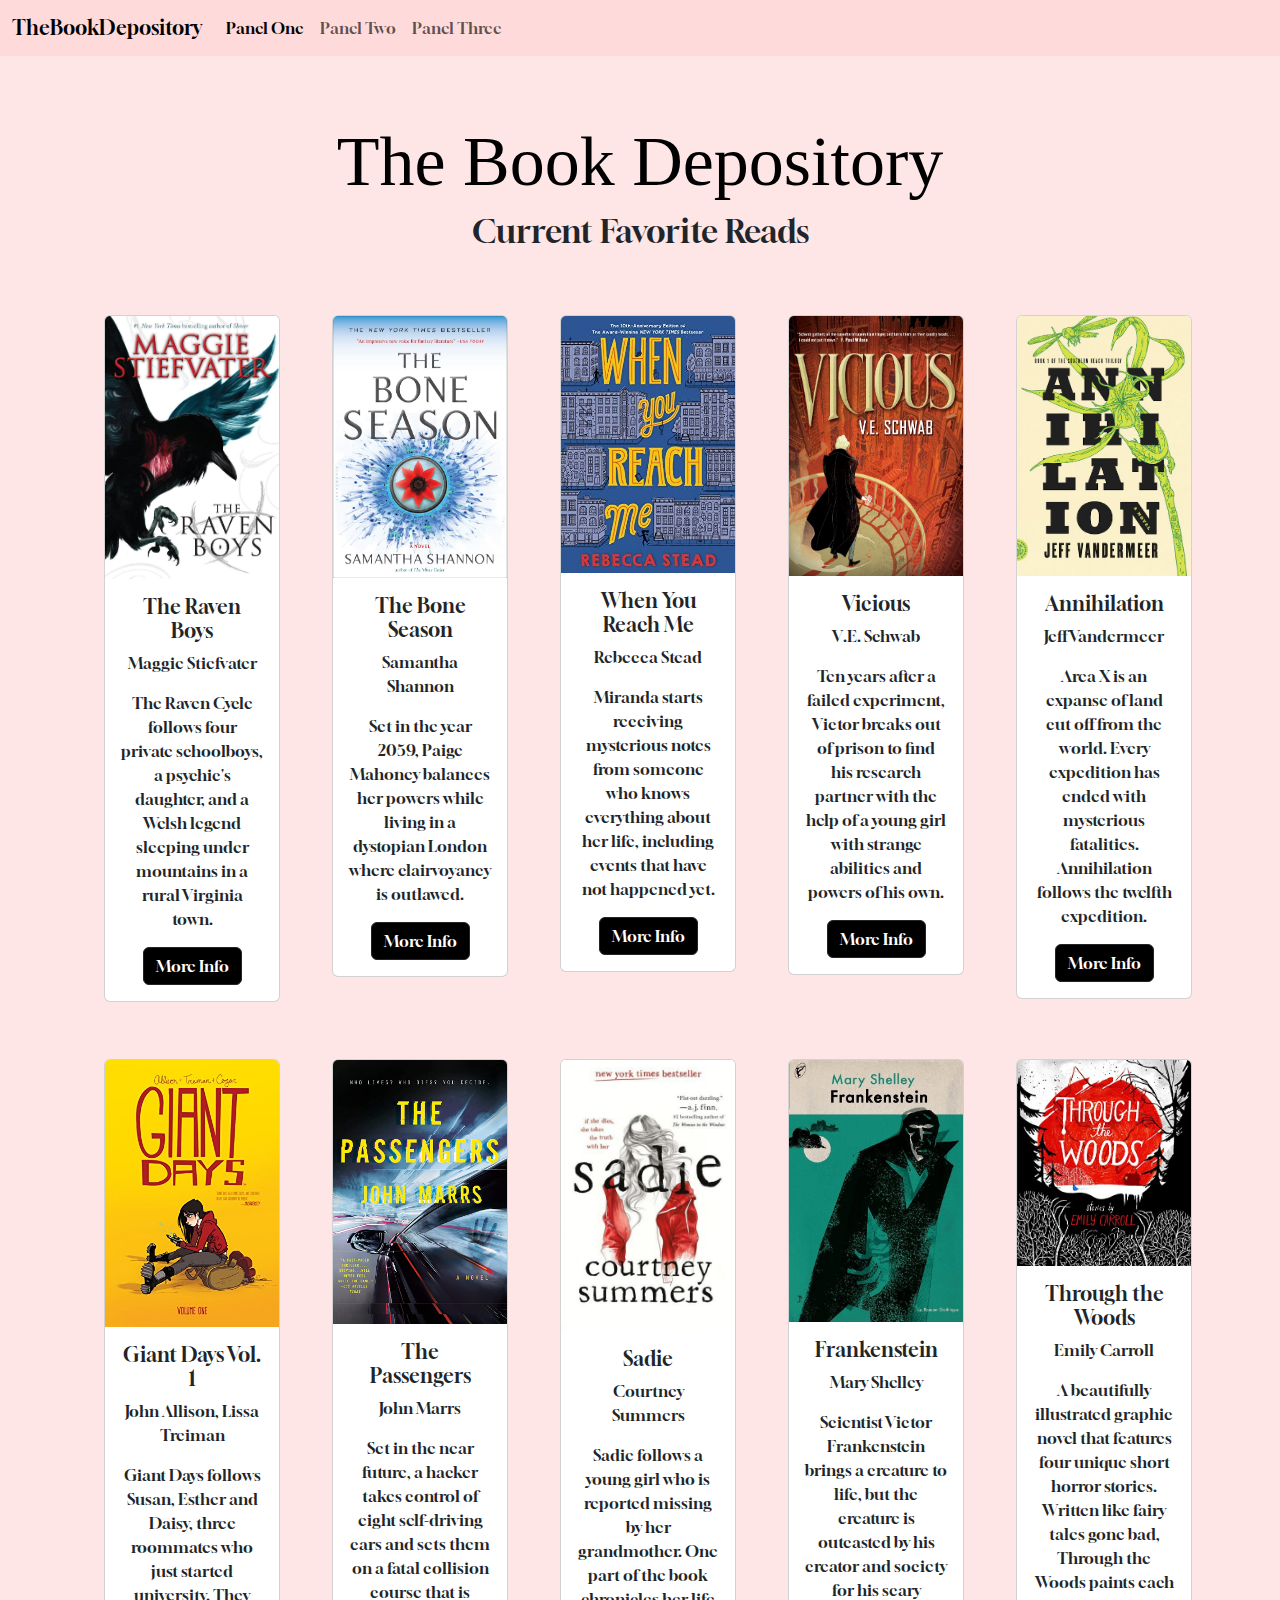
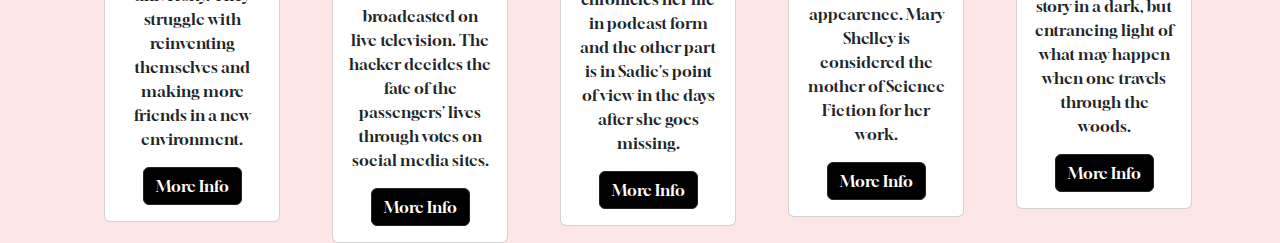
<file: panel-one/index.html>
<!DOCTYPE html>
<html lang="en">
<head>
    <meta charset="UTF-8">
    <meta name="viewport" content="width=device-width, initial-scale=1.0">
    <title>Panel One</title>
    <link rel="stylesheet" href="https://fonts.googleapis.com/css?family=Gloock">
    <link rel="stylesheet" href="css/bootstrap.css">
    <link rel="stylesheet" href="css/custom.css">
    <link href="assets/img/favbookicon.png" rel="icon">

</head>
<body>  
    
    <!--Navbar-->
<nav class="navbar navbar-expand-lg">
  <div class="container-fluid">
    <a class="navbar-brand" href="index.html">TheBookDepository</a>
    <button class="navbar-toggler" type="button" data-bs-toggle="collapse" data-bs-target="#navbarText" aria-controls="navbarText" aria-expanded="false" aria-label="Toggle navigation">
      <span class="navbar-toggler-icon"></span>
    </button>
    <div class="collapse navbar-collapse" id="navbarText">
      <ul class="navbar-nav me-auto mb-2 mb-lg-0">
        <li class="panel-one">
          <a class="nav-link active" aria-current="page" href="#">Panel One</a>
        </li>
        <li class="panel-two">
          <a class="nav-link" href="../panel-two/index.html">Panel Two</a>
        </li>
        <li class="panel-three">
          <a class="nav-link" href="../panel-three/index.html">Panel Three</a>
        </li>
      </ul>
    </div>
  </div>
</nav>

  <h1>The Book Depository</h1> 
  <h2>Current Favorite Reads</h2>
      
  <div class="container container-fluid text-center">
    <div class="row">
      <div class="col"> 
        <div class="card">  <!--Card element-->
          <img src="assets/img/ravenboys.jpg" class="card-img-top" alt="The Raven Boys">
            <div class="card-body">
              <h5 class="card-title">The Raven Boys</h5>
                <p>Maggie Stiefvater</p>  
                <p class="card-text">The Raven Cycle follows four private schoolboys, a psychic's daughter, and a Welsh legend sleeping under mountains in a rural Virginia town.</p>
                <a href="https://www.goodreads.com/book/show/17675462-the-raven-boys" class="btn btn-dark">More Info</a>
            </div>
        </div>
      </div>
          
      <div class="col">
        <div class="card">
          <img src="assets/img/boneseason.jpg" class="card-img-top" alt="The Bone Season">
            <div class="card-body">
              <h5 class="card-title">The Bone Season</h5>
                <p>Samantha Shannon</p>
                <p class="card-text">Set in the year 2059, Paige Mahoney balances her powers while living in a dystopian London where clairvoyancy is outlawed.</p>
                <a href="https://www.goodreads.com/book/show/17199504-the-bone-season" class="btn btn-dark">More Info</a>
            </div>
        </div>
      </div>
          
      <div class="col">
        <div class="card">
          <img src="assets/img/whenyoureachme.jpg" class="card-img-top kuromi-img" alt="When You Reach Me">
            <div class="card-body"> 
              <h5 class="card-title">When You Reach Me</h5>
                <p>Rebecca Stead</p>
                <p class="card-text">Miranda starts receiving mysterious notes from someone who knows everything about her life, including events that have not happened yet.</p>
                <a href="https://www.goodreads.com/book/show/5310515-when-you-reach-me" class="btn btn-dark">More Info</a>
            </div>
        </div>
      </div>

      <div class="col">
        <div class="card">
          <img src="assets/img/vicious.jpg" class="card-img-top" alt="Vicious">
            <div class="card-body"> 
              <h5 class="card-title">Vicious</h5>
                <p>V.E. Schwab</p>
                <p class="card-text">Ten years after a failed experiment, Victor breaks out of prison to find his research partner with the help of a young girl with strange abilities and powers of his own.</p>
                <a href="https://www.goodreads.com/book/show/40874032-vicious" class="btn btn-dark">More Info</a>
            </div>
        </div>
      </div>

      <div class="col">
        <div class="card">
          <img src="assets/img/annihilation.jpg" class="card-img-top" alt="Annihilation">
            <div class="card-body"> 
              <h5 class="card-title">Annihilation</h5>
                <p>Jeff Vandermeer</p>
                <p class="card-text">Area X is an expanse of land cut off from the world. Every expedition has ended with mysterious fatalities. Annihilation follows the twelfth expedition.</p>
                <a href="https://www.goodreads.com/book/show/17934530-annihilation" class="btn btn-dark">More Info</a>
            </div>
       </div>
      </div>

      <div class="col">
        <div class="card">
          <img src="assets/img/giantdays.jpg" class="card-img-top" alt="Giant Days">
            <div class="card-body"> 
              <h5 class="card-title">Giant Days Vol. 1</h5>
                <p>John Allison, Lissa Treiman</p>
                <p class="card-text">Giant Days follows Susan, Esther and Daisy, three roommates who just started university. They struggle with reinventing themselves and making more friends in a new environment.</p>
                <a href="https://www.goodreads.com/book/show/25785993-giant-days-vol-1" class="btn btn-dark">More Info</a>
            </div>
        </div>
      </div>

      <div class="col">
        <div class="card">
          <img src="assets/img/passengers.jpg" class="card-img-top" alt="The Passengers">
            <div class="card-body"> 
              <h5 class="card-title">The Passengers</h5>
                <p>John Marrs</p>
                <p class="card-text">Set in the near future, a hacker takes control of eight self-driving cars and sets them on a fatal collision course that is broadcasted on live television. The hacker decides the fate of the passengers' lives through votes on social media sites.</p>
                <a href="https://www.goodreads.com/book/show/40718386-the-passengers" class="btn btn-dark">More Info</a>
            </div>
        </div>
      </div>

      <div class="col">
        <div class="card">
          <img src="assets/img/sadie.jpg" class="card-img-top" alt="Sadie">
            <div class="card-body"> 
              <h5 class="card-title">Sadie</h5>
                <p>Courtney Summers</p>
                <p class="card-text">Sadie follows a young girl who is reported missing by her grandmother. One part of the book chronicles her life in podcast form and the other part is in Sadie's point of view in the days after she goes missing.</p>
                <a href="https://www.goodreads.com/book/show/34810320-sadie" class="btn btn-dark">More Info</a>
            </div>
        </div>
      </div>

      <div class="col">
        <div class="card">
          <img src="assets/img/frankenstein.jpg" class="card-img-top" alt="Frankenstein">
            <div class="card-body"> 
              <h5 class="card-title">Frankenstein</h5>
                <p>Mary Shelley</p>
                <p class="card-text">Scientist Victor Frankenstein brings a creature to life, but the creature is outcasted by his creator and society for his scary appearence. Mary Shelley is considered the mother of Science Fiction for her work.</p>
                <a href="https://www.goodreads.com/book/show/35031085-frankenstein" class="btn btn-dark">More Info</a>
            </div>
        </div>
      </div>

      <div class="col">
        <div class="card">
          <img src="assets/img/woods.jpg" class="card-img-top" alt="Through the Woods">
            <div class="card-body"> 
              <h5 class="card-title">Through the Woods</h5>
                <p>Emily Carroll</p>
                <p class="card-text">A beautifully illustrated graphic novel that features four unique short horror stories. Written like fairy tales gone bad, Through the Woods paints each story in a dark, but entrancing light of what may happen when one travels through the woods.</p>
                <a href="https://www.goodreads.com/book/show/18659623-through-the-woods" class="btn btn-dark">More Info</a>
            </div>
        </div>
      </div>
    </div>
  </div>

  <script src="js/bootstrap.bundle.min.js"></script>
</body>
</html>
</file>
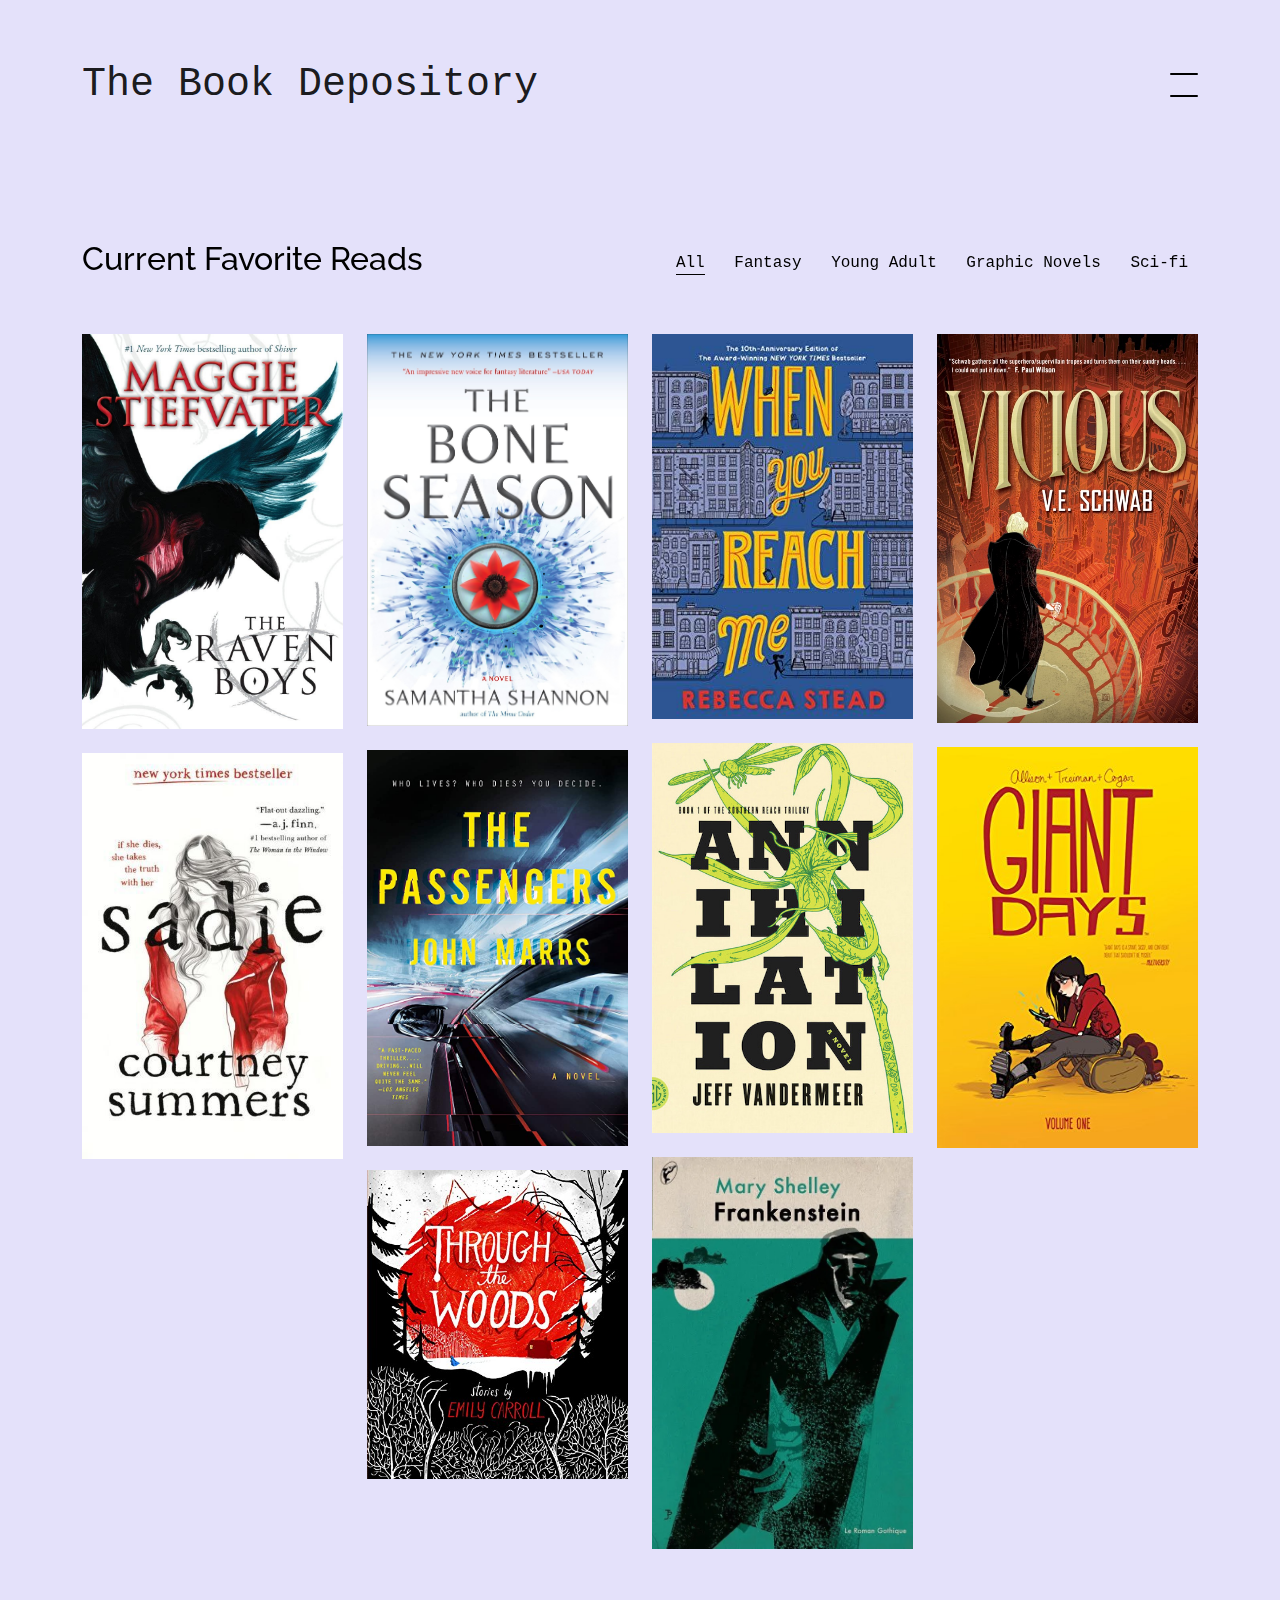
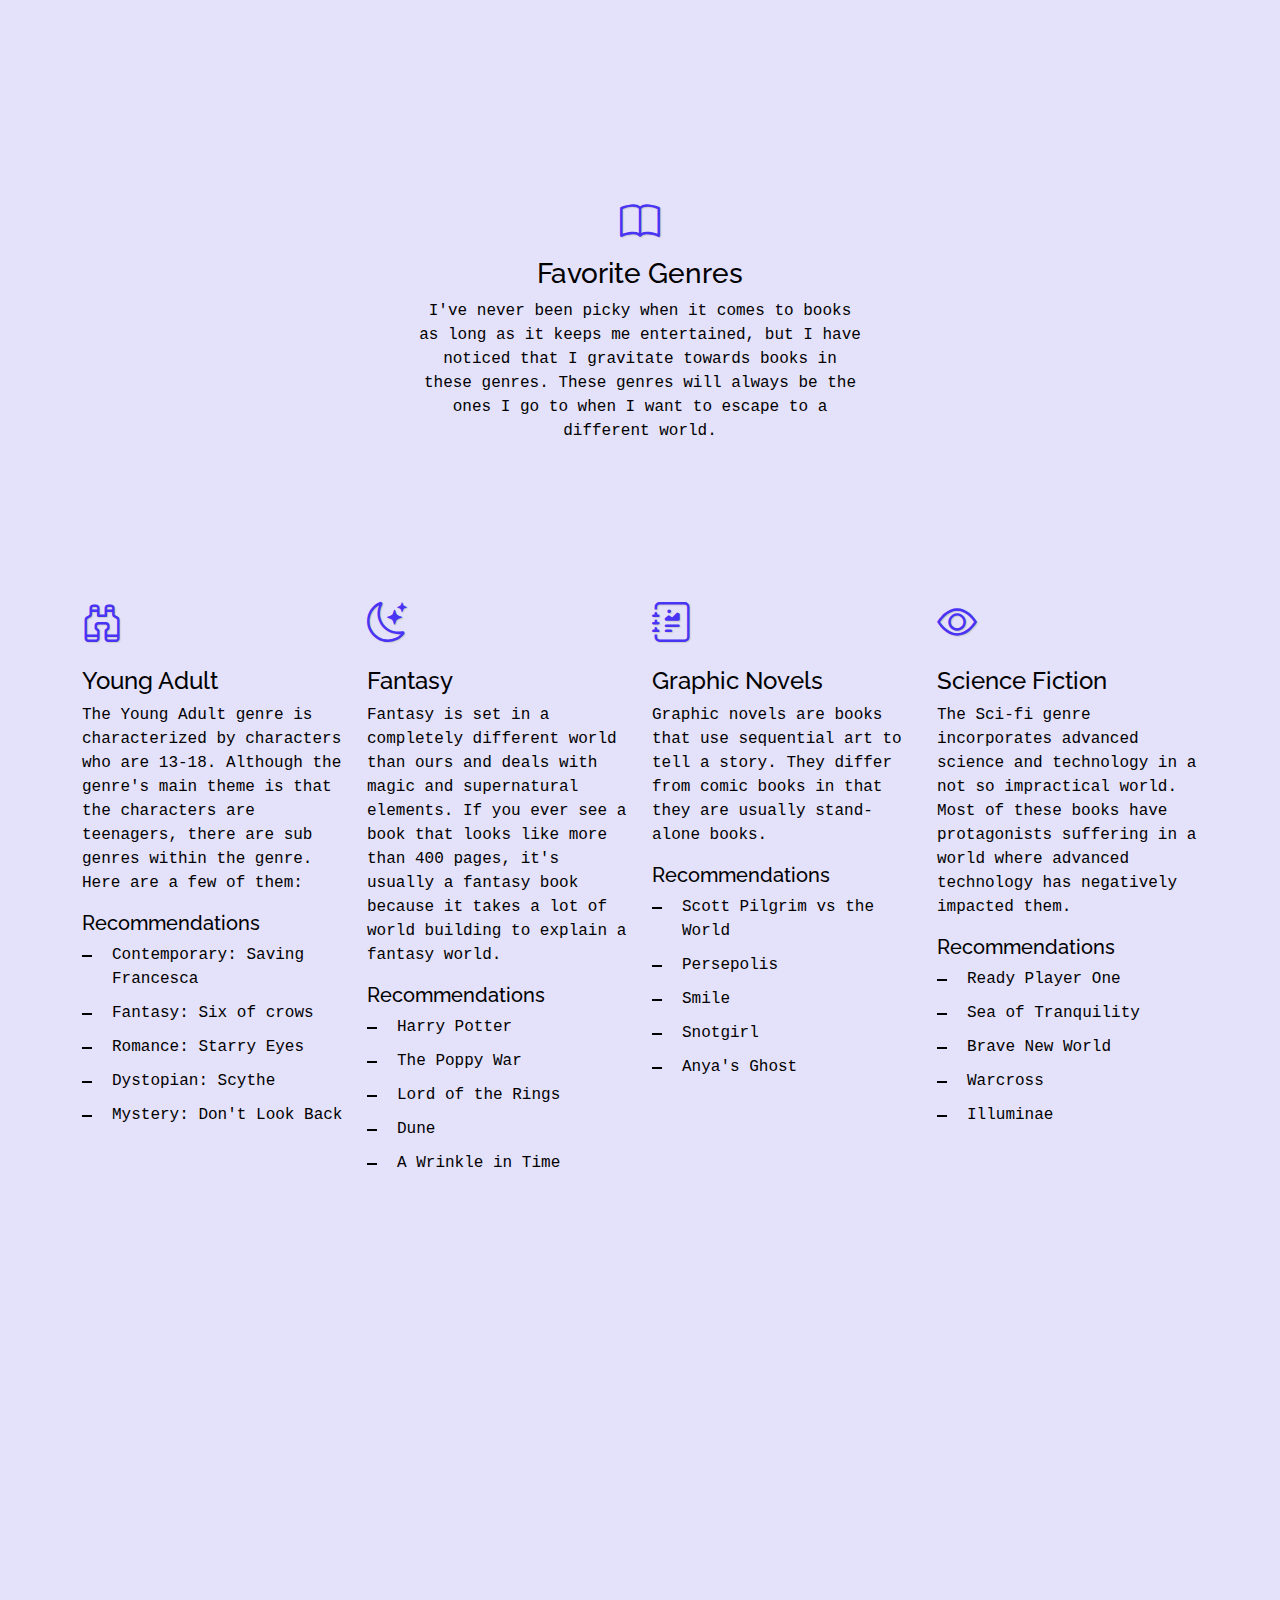
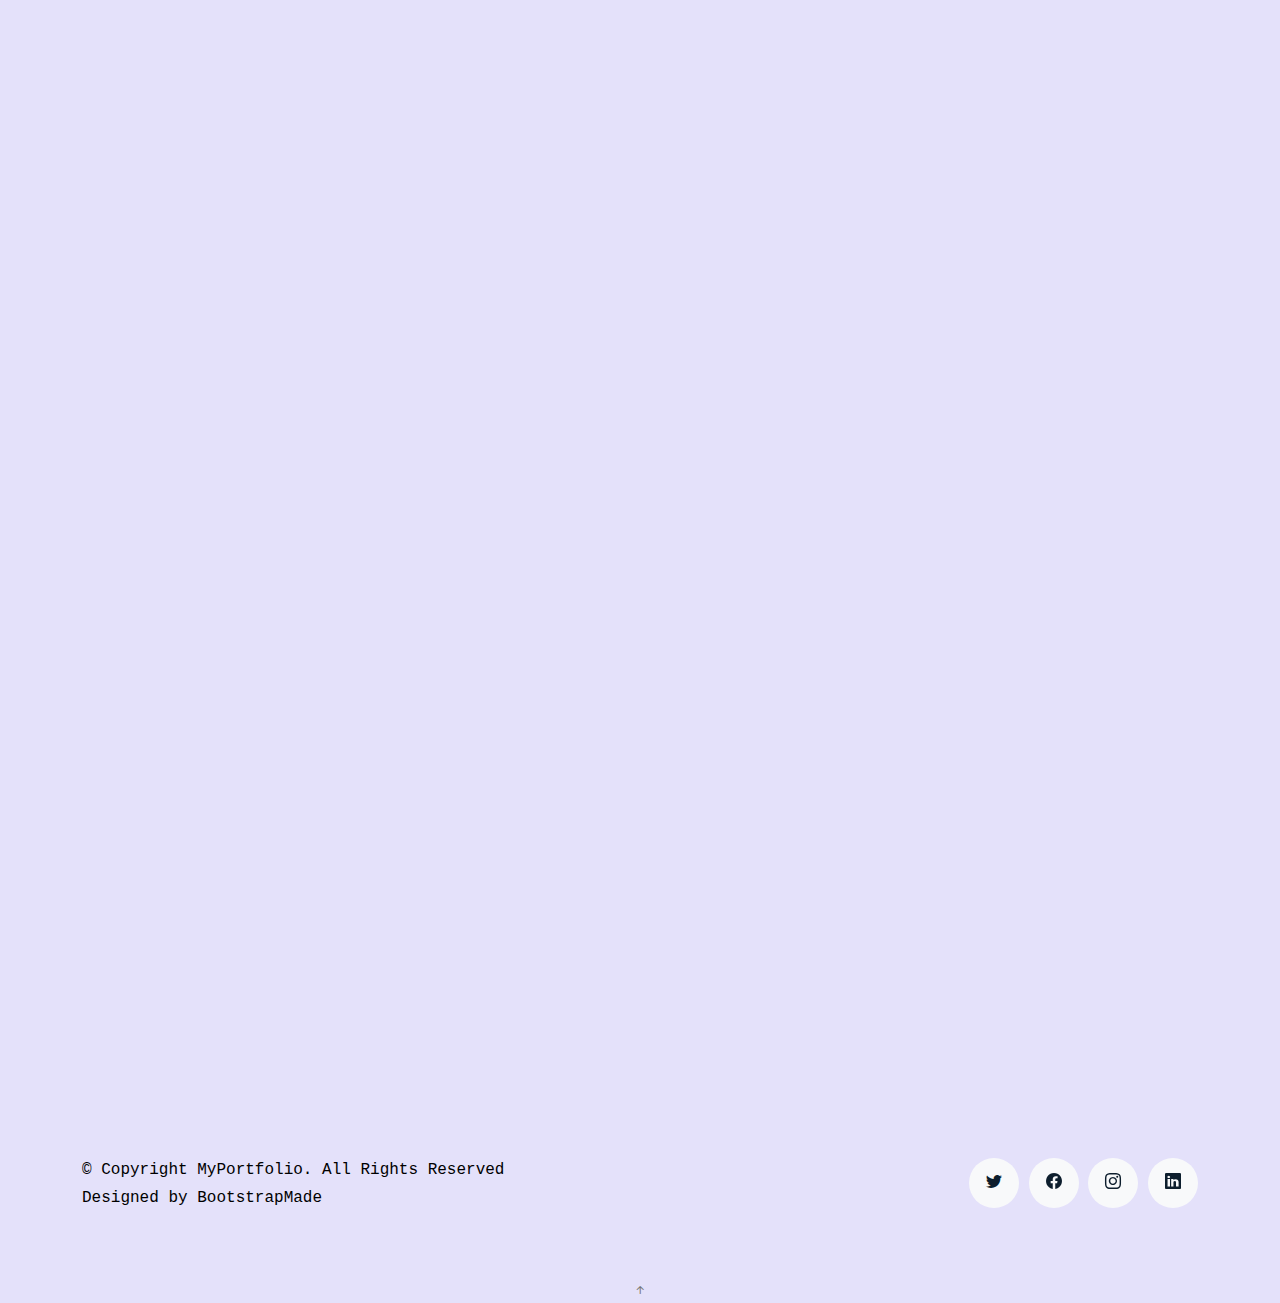
<file: panel-three/index.html>
<!DOCTYPE html>
<html lang="en">

<head>
  <meta charset="utf-8">
  <meta content="width=device-width, initial-scale=1.0" name="viewport">

  <title>The Book Depository</title>
  <meta content="" name="description">
  <meta content="" name="keywords">

  <!-- Favicons -->
  <link href="assets/img/favbookicon.png" rel="icon">

  <!-- Google Fonts -->
  <link href="https://fonts.googleapis.com/css?family=https://fonts.googleapis.com/css?family=Inconsolata:400,500,600,700|Raleway:400,400i,500,500i,600,600i,700,700i" rel="stylesheet">

  <!-- Vendor CSS Files -->
  <link href="assets/vendor/aos/aos.css" rel="stylesheet">
  <link href="assets/vendor/bootstrap/css/bootstrap.min.css" rel="stylesheet">
  <link href="assets/vendor/bootstrap-icons/bootstrap-icons.css" rel="stylesheet">
  <link href="assets/vendor/swiper/swiper-bundle.min.css" rel="stylesheet">

  <!-- Template Main CSS File -->
  <link href="assets/css/style.css" rel="stylesheet">
  <link href="assets/css/custom.css" rel="stylesheet">

  <!-- =======================================================
  * Template Name: MyPortfolio - v4.10.0
  * Template URL: https://bootstrapmade.com/myportfolio-bootstrap-portfolio-website-template/
  * Author: BootstrapMade.com
  * License: https://bootstrapmade.com/license/
  ======================================================== -->
</head>

<body>

  <!-- ======= Navbar ======= -->
  <div class="collapse navbar-collapse custom-navmenu" id="main-navbar">
    <div class="container py-2 py-md-5">
      <div class="row align-items-start">
        <div class="col-md-2">
          <ul class="custom-menu">
            <li class="active"><a href="index.html">Home</a></li>
            <li><a href="../panel-one/index.html">Panel One</a></li>
            <li><a href="../panel-two/index.html">Panel Two</a></li>
            <li><a href="index.html">Panel Three</a></li>
          </ul>
        </div>
        <div class="col-md-6 d-none d-md-block  mr-auto">
          <div class="tweet d-flex">
            <span class="text-white mt-2 mr-3"></span>
            <div>
              <p>Hi! My name is Salma Erakat and I love talking about books as much as I love reading them! I hope this site helps people find unique recommendations to add to their shelves.</p>
            </div>
          </div>
        </div>

      </div>

    </div>
  </div>

  <nav class="navbar navbar-light custom-navbar">
    <div class="container">
      <a class="navbar-brand" href="index.html">The Book Depository</a>
      <a href="#" class="burger" data-bs-toggle="collapse" data-bs-target="#main-navbar">
      </a>
    </div>
  </nav>

  <main id="main">

    <!-- ======= Books Section ======= -->
    <section class="section site-portfolio">
      <div class="container">
        <div class="row mb-5 align-items-center">
          <div class="col-md-12 col-lg-6 mb-4 mb-lg-0" data-aos="fade-up">
            <h2>Current Favorite Reads</h2>
            <p class="mb-0"></p>
          </div>
          <div class="col-md-12 col-lg-6 text-start text-lg-end" data-aos="fade-up" data-aos-delay="100">
            <div id="filters" class="filters">
              <a href="#" data-filter="*" class="active">All</a>
              <a href="#" data-filter=".fantasy">Fantasy</a>
              <a href="#" data-filter=".young-adult">Young Adult</a>
              <a href="#" data-filter=".graphic-novels">Graphic Novels</a>
              <a href="#" data-filter=".sci-fi">Sci-fi</a>
            </div>
          </div>
        </div>
        <div id="portfolio-grid" class="row no-gutter" data-aos="fade-up" data-aos-delay="200">
          <div class="item young-adult col-sm-6 col-md-4 col-lg-3 mb-4">
            <a href="https://www.goodreads.com/book/show/17675462-the-raven-boys" class="item-wrap fancybox">
              <div class="work-info">
                <h3>The Raven Boys</h3>
                <span>Young Adult</span>
                <p>The Raven Cycle follows four private schoolboys, a psychic's daughter, and a Welsh legend sleeping under mountains in a rural Virginia town.</p>
              </div>
              <img class="img-fluid" src="assets/img/ravenboys.jpg">
            </a>
          </div>
          
          <div class="item fantasy col-sm-6 col-md-4 col-lg-3 mb-4">
            <a href="https://www.goodreads.com/book/show/17199504-the-bone-season" class="item-wrap fancybox">
              <div class="work-info">
                <h3>The Bone Season</h3>
                <span>Fantasy</span>
                <p>Set in the year 2059, Paige Mahoney balances her powers while living in a dystopian London where clairvoyancy is outlawed.</p>
              </div>
              <img class="img-fluid" src="assets/img/boneseason.jpg">
            </a>
          </div>
          <div class="item young-adult col-sm-6 col-md-4 col-lg-3 mb-4">
            <a href="https://www.goodreads.com/book/show/5310515-when-you-reach-me" class="item-wrap fancybox">
              <div class="work-info">
                <h3>When You Reach Me</h3>
                <span>Young Adult</span>
                <p>Miranda starts receiving mysterious notes from someone who knows everything about her life, including events that have not happened yet.</p>
              </div>
              <img class="img-fluid" src="assets/img/whenyoureachme.jpg">
            </a>
          </div>
          <div class="item fantasy col-sm-6 col-md-4 col-lg-3 mb-4">
            <a href="https://www.goodreads.com/book/show/40874032-vicious" class="item-wrap fancybox">
              <div class="work-info">
                <h3>Vicious</h3>
                <span>Fantasy</span>
                <p>Ten years after a failed experiment, Victor breaks out of prison to find his research partner with the help of a young girl with strange abilities and powers of his own.</p>
              </div>
              <img class="img-fluid" src="assets/img/vicious.jpg">
            </a>
          </div>
          <div class="item sci-fi col-sm-6 col-md-4 col-lg-3 mb-4">
            <a href="https://www.goodreads.com/book/show/17934530-annihilation" class="item-wrap fancybox">
              <div class="work-info">
                <h3>Annihilation</h3>
                <span>Sci-fi</span>
                <p>Area X is an expanse of land cut off from the world for unknown reasons. Every expedition has ended with mysterious fatalities. Annihilation follows the twelfth expedition.</p>
              </div>
              <img class="img-fluid" src="assets/img/annihilation.jpg">
            </a>
          </div>
          <div class="item graphic-novels col-sm-6 col-md-4 col-lg-3 mb-4">
            <a href="https://www.goodreads.com/book/show/25785993-giant-days-vol-1" class="item-wrap fancybox">
              <div class="work-info">
                <h3>Giant Days</h3>
                <span>Graphic Novels</span>
                <p>Giant Days follows Susan, Esther and Daisy, three roommates who just started university. Volume 1 chronicles their struggles with reinventing themselves and making more friends in a new environment.</p>
              </div>
              <img class="img-fluid" src="assets/img/giantdays.jpg">
            </a>
          </div>
          <div class="item sci-fi col-sm-6 col-md-4 col-lg-3 mb-4">
            <a href="https://www.goodreads.com/book/show/40718386-the-passengers" class="item-wrap fancybox">
              <div class="work-info">
                <h3>The Passengers</h3>
                <span>Sci-fi</span>
                <p>A hacker takes control of eight self-driving cars and sets them on a fatal collision course that is broadcasted on live television. The hacker decides the fate of the passengers' lives through votes on social media sites.</p>
              </div>
              <img class="img-fluid" src="assets/img/passengers.jpg">
            </a>
          </div>
          <div class="item young-adult col-sm-6 col-md-4 col-lg-3 mb-4">
            <a href="https://www.goodreads.com/book/show/34810320-sadie" class="item-wrap fancybox">
              <div class="work-info">
                <h3>Sadie</h3>
                <span>Young Adult</span>
                <p>Sadie follows a young girl who is reported missing by her grandmother. One part of the book chronicles her life in podcast form and the other part is in Sadie's point of view in the days after she goes missing.</p>
              </div>
              <img class="img-fluid" src="assets/img/sadie.jpg">
            </a>
          </div>
          <div class="item sci-fi col-sm-6 col-md-4 col-lg-3 mb-4">
            <a href="https://www.goodreads.com/book/show/35031085-frankenstein" class="item-wrap fancybox">
              <div class="work-info">
                <h3>Frankenstein</h3>
                <span>Sci-fi</span>
                <p>Scientist Victor Frankenstein brings a creature to life, but the creature is outcasted by his creator and society for his scary appearence.</p>
              </div>
              <img class="img-fluid" src="assets/img/frankenstein.jpg">
            </a>
          </div>
          <div class="item graphic-novels col-sm-6 col-md-4 col-lg-3 mb-4">
            <a href="https://www.goodreads.com/book/show/18659623-through-the-woods" class="item-wrap fancybox">
              <div class="work-info">
                <h3>Through the Woods</h3>
                <span>Graphic Novels</span>
                <p>Written like fairy tales gone bad, Through the Woods paints each story in a dark, but entrancing light of what may happen when one travels through the woods.</p>
              </div>
              <img class="img-fluid" src="assets/img/woods.jpg">
            </a>
          </div>
        </div>
      </div>
    </section><!-- End  Books Section -->

    <!-- ======= Genre Section ======= -->
    <section class="section services">
      <div class="container">
        <div class="row justify-content-center text-center mb-4">
          <div class="col-5">
            <i class="bi bi-book"></i>
            <h3 class="h3 heading">Favorite Genres</h3>
            <p>I've never been picky when it comes to books as long as it keeps me entertained, but I have noticed that I gravitate towards books in these genres. These genres will always be the ones I go to when I want to escape to a different world.</p>
          </div>
        </div>
        <div class="row">

          <div class="col-12 col-sm-6 col-md-6 col-lg-3">
            <i class="bi bi-binoculars"></i>
            <h4>Young Adult</h4>
            <p>The Young Adult genre is characterized by characters who are 13-18. Although the genre's main theme is that the characters are teenagers, there are sub genres within the genre. Here are a few of them:</p>
            <ul class="list-unstyled list-line">
              <h5>Recommendations</h5>
              <li>Contemporary: Saving Francesca</li>
              <li>Fantasy: Six of crows</li>
              <li>Romance: Starry Eyes</li>
              <li>Dystopian: Scythe</li>
              <li>Mystery: Don't Look Back</li>
            </ul>
          </div>
          <div class="col-12 col-sm-6 col-md-6 col-lg-3">
            <i class="bi bi-moon-stars"></i>
            <h4>Fantasy</h4>
            <p>Fantasy is set in a completely different world than ours and deals with magic and supernatural elements. If you ever see a book that looks like more than 400 pages, it's usually a fantasy book because it takes a lot of world building to explain a fantasy world.</p>
            <ul class="list-unstyled list-line">
              <h5>Recommendations</h5>
              <li>Harry Potter</li>
              <li>The Poppy War</li>
              <li>Lord of the Rings</li>
              <li>Dune</li>
              <li>A Wrinkle in Time</li>
            </ul>
          </div>
          <div class="col-12 col-sm-6 col-md-6 col-lg-3">
            <i class="bi bi-journal-richtext"></i>
            <h4>Graphic Novels</h4>
            <p>Graphic novels are books that use sequential art to tell a story. They differ from comic books in that they are usually stand-alone books. </p>
            <ul class="list-unstyled list-line">
              <h5>Recommendations</h5>
              <li>Scott Pilgrim vs the World</li>
              <li>Persepolis</li>
              <li>Smile</li>
              <li>Snotgirl</li>
              <li>Anya's Ghost</li>
            </ul>
          </div>
          <div class="col-12 col-sm-6 col-md-6 col-lg-3">
            <i class="bi bi-eye"></i>
            <h4>Science Fiction</h4>
            <p>The Sci-fi genre incorporates advanced science and technology in a not so impractical world. Most of these books have protagonists suffering in a world where advanced technology has negatively impacted them.</p>
            <ul class="list-unstyled list-line">
              <h5>Recommendations</h5>
              <li>Ready Player One</li>
              <li>Sea of Tranquility</li>
              <li>Brave New World</li>
              <li>Warcross</li>
              <li>Illuminae</li>
            </ul>
          </div>
        </div>
      </div>
    </section><!-- End Services Section -->

    <!-- ======= Quotes Section ======= -->
    <section class="section pt-0">
      <div class="container">

        <div class="testimonials-slider swiper" data-aos="fade-up" data-aos-delay="100">
          <div class="swiper-wrapper">

            <div class="swiper-slide">
              <div class="testimonial-wrap">
                <div class="testimonial">
                  <img src="assets/img/maggies.jpg" alt="Image" class="img-fluid">
                  <blockquote>
                    <p>“My words are unerring tools of
                      destruction, and I’ve come unequipped with the ability to disarm them.”</p>
                  </blockquote>
                  <p>&mdash; Maggie Stiefvater, The Raven Boys</p>
                </div>
              </div>
            </div><!-- End Quotes item -->

            <div class="swiper-slide">
              <div class="testimonial-wrap">
                <div class="testimonial">
                  <img src="assets/img/neals.jpg" alt="Image" class="img-fluid">
                  <blockquote>
                    <p>“My greatest wish for humanity is not for peace or comfort or joy. It is that we 
                      all still die a little inside every time we witness the death of another. For only the pain of empathy will 
                      keep us human. There’s no version of God that can help us if we ever lose that.</p>
                  </blockquote>
                  <p>&mdash; Neal Shusterman, Scythe</p>
                </div>
              </div>
            </div><!-- End Quotes item -->

          </div>
          <div class="swiper-pagination"></div>
        </div>

      </div>
    </section><!-- End Quotes Section -->

 <!------Contact Form Section------->
 <section class="section pb-5">
  <div class="container">
    <div class="row mb-5 align-items-end">
      <div class="col-md-6" data-aos="fade-up">
        <h2>Contact</h2>
          <p class="mb-0">Contact me if you have any questions and feel free to leave a recommendation!</p>
      </div>
    </div>

  <div class="row">
    <div class="col-md-6 mb-5 mb-md-0" data-aos="fade-up">
          
      <form action="assets/forms/contact.php" method="post" role="form" class="php-email-form">

        <div class="row gy-3">
          <div class="col-md-6 form-group">
            <label for="name">Name</label>
              <input type="text" name="name" class="form-control" id="name" required>
          </div>
          
          <div class="col-md-6 form-group">
            <label for="name">Email</label>
            <input type="email" class="form-control" name="email" id="email" required>
          </div>
          
          <div class="col-md-12 form-group">
            <label for="name">Subject</label>
            <input type="text" class="form-control" name="subject" id="subject" required>
          </div>
          
          <div class="col-md-12 form-group">
            <label for="name">Message</label>
            <textarea class="form-control" name="message" cols="30" rows="10" required></textarea>
          </div>

          <div class="col-md-12 my-3">
            <div class="loading">Loading</div>
              <div class="error-message"></div>
                <div class="sent-message">Your message has been sent. Thank you!</div>
          </div>

          <div class="col-md-6 mt-0 form-group">
            <input type="submit" class="readmore d-block w-100" value="Send Message">
          </div>
        </div>

      </form>
        
    </div>

    <div class="col-md-4 ml-auto order-2" data-aos="fade-up">
      <ul class="list-unstyled">
        <li class="mb-3">
          <strong class="d-block mb-1">Address</strong>
          <span>Athens, GA</span>
        </li>
        <li class="mb-3">
          <strong class="d-block mb-1">Phone</strong>
          <span>+1 232 3235 324</span>
        </li>
        <li class="mb-3">
          <strong class="d-block mb-1">Email</strong>
          <span>salma_erakat@yahoo.com</span>
        </li>
      </ul>
    </div>

  </div>

  </div>

  </section>  <!-------End Contact Form Section------->

  </main><!-- End #main -->

  <!-- ======= Footer ======= -->
  <footer class="footer" role="contentinfo">
    <div class="container">
      <div class="row">
        <div class="col-sm-6">
          <p class="mb-1">&copy; Copyright MyPortfolio. All Rights Reserved</p>
          <div class="credits">
            <!--
            All the links in the footer should remain intact.
            You can delete the links only if you purchased the pro version.
            Licensing information: https://bootstrapmade.com/license/
            Purchase the pro version with working PHP/AJAX contact form: https://bootstrapmade.com/buy/?theme=MyPortfolio
          -->
            Designed by <a href="https://bootstrapmade.com/">BootstrapMade</a>
          </div>
        </div>
        <div class="col-sm-6 social text-md-end">
          <a href="#"><span class="bi bi-twitter"></span></a>
          <a href="#"><span class="bi bi-facebook"></span></a>
          <a href="#"><span class="bi bi-instagram"></span></a>
          <a href="#"><span class="bi bi-linkedin"></span></a>
        </div>
      </div>
    </div>
  </footer>

  <a href="#" class="back-to-top d-flex align-items-center justify-content-center"><i class="bi bi-arrow-up-short"></i></a>

  <!-- Vendor JS Files -->
  <script src="assets/vendor/aos/aos.js"></script>
  <script src="assets/vendor/bootstrap/js/bootstrap.bundle.min.js"></script>
  <script src="assets/vendor/isotope-layout/isotope.pkgd.min.js"></script>
  <script src="assets/vendor/swiper/swiper-bundle.min.js"></script>
  <script src="assets/vendor/php-email-form/validate.js"></script>

  <!-- Template Main JS File -->
  <script src="assets/js/main.js"></script>

</body>

</html>
</file>
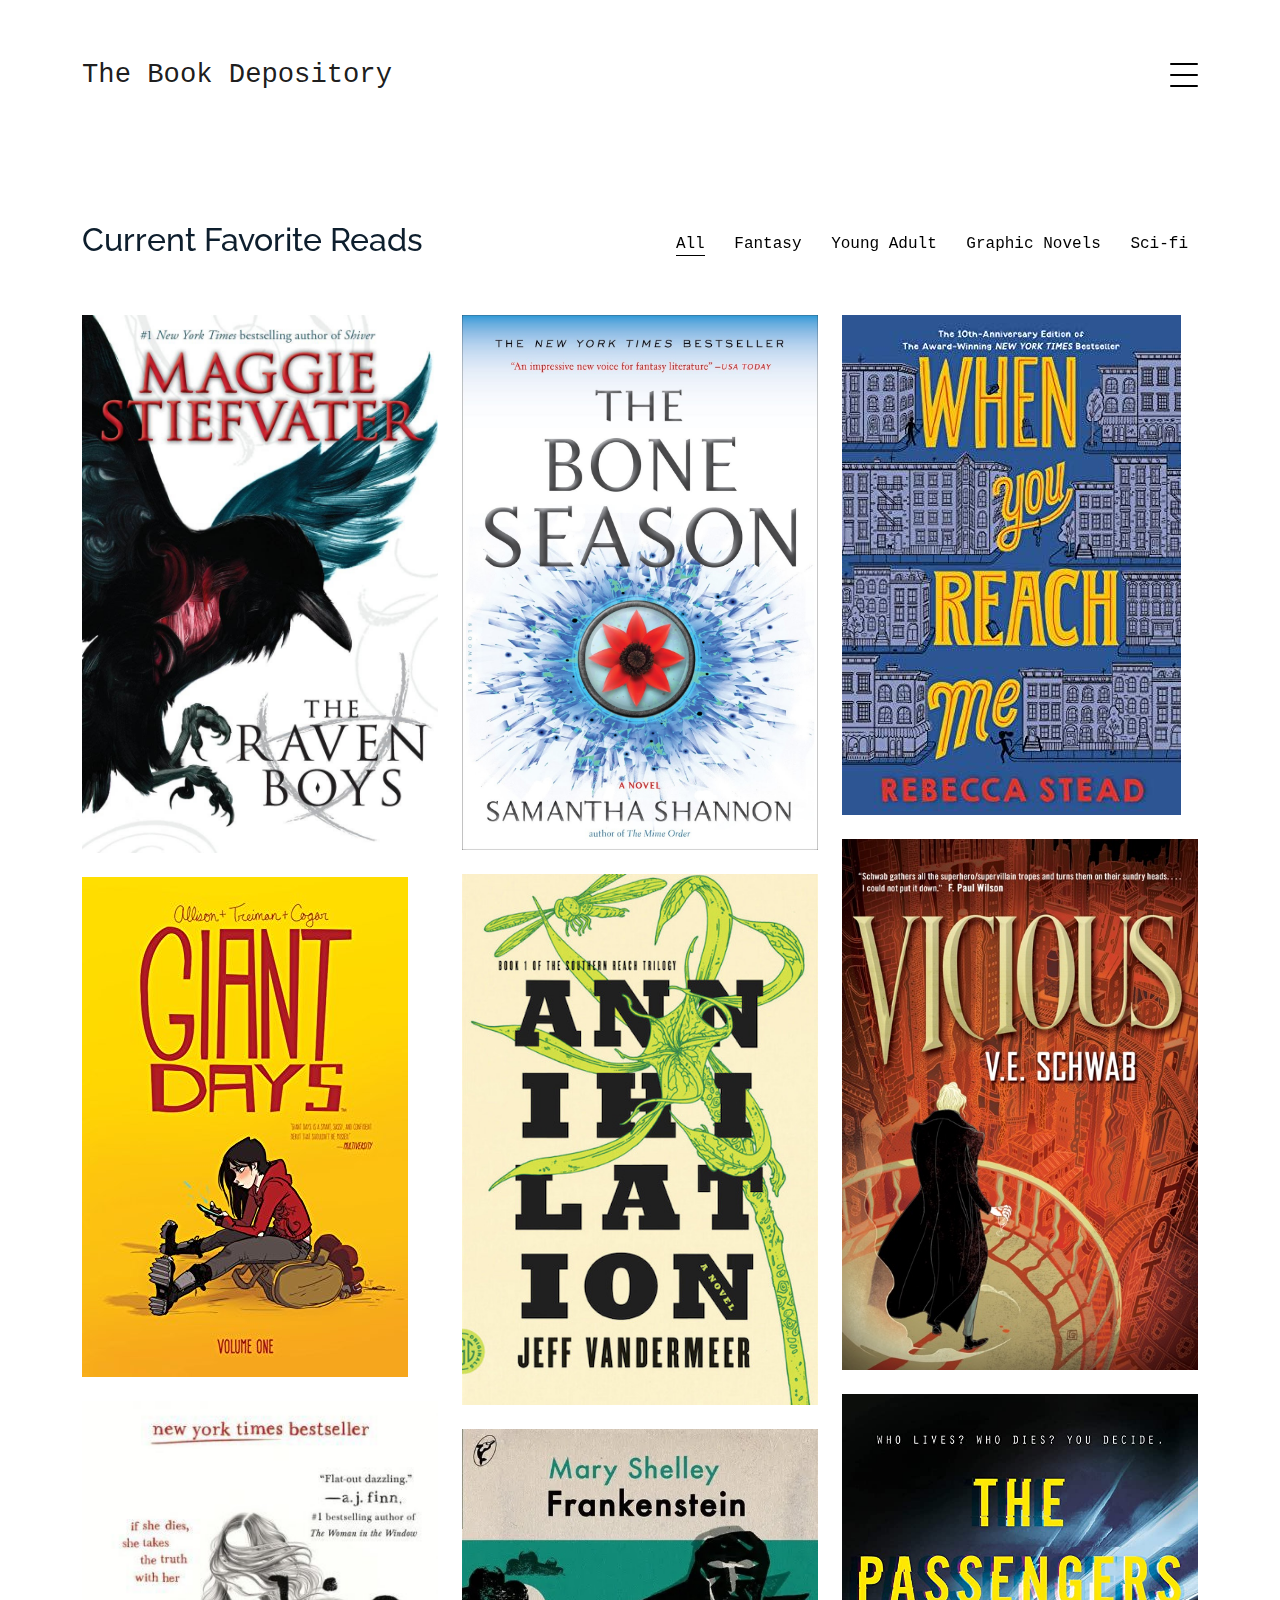
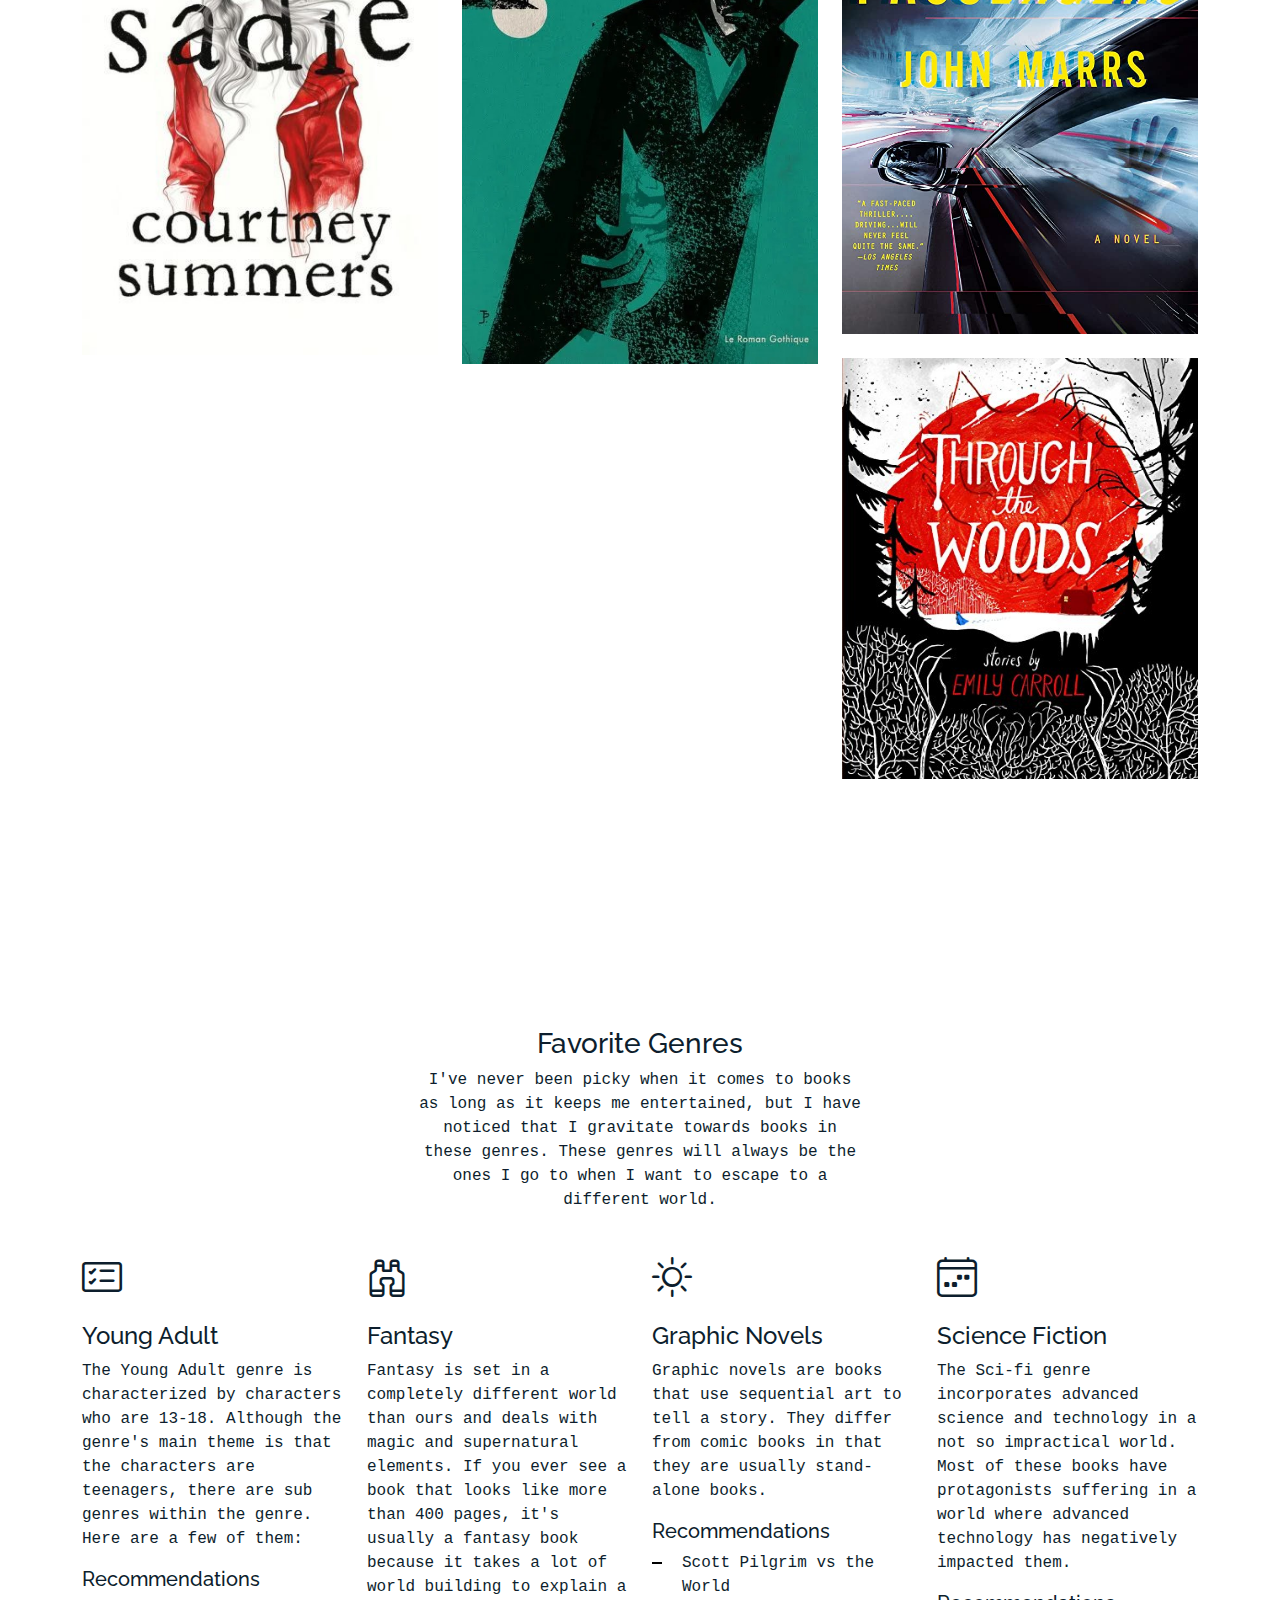
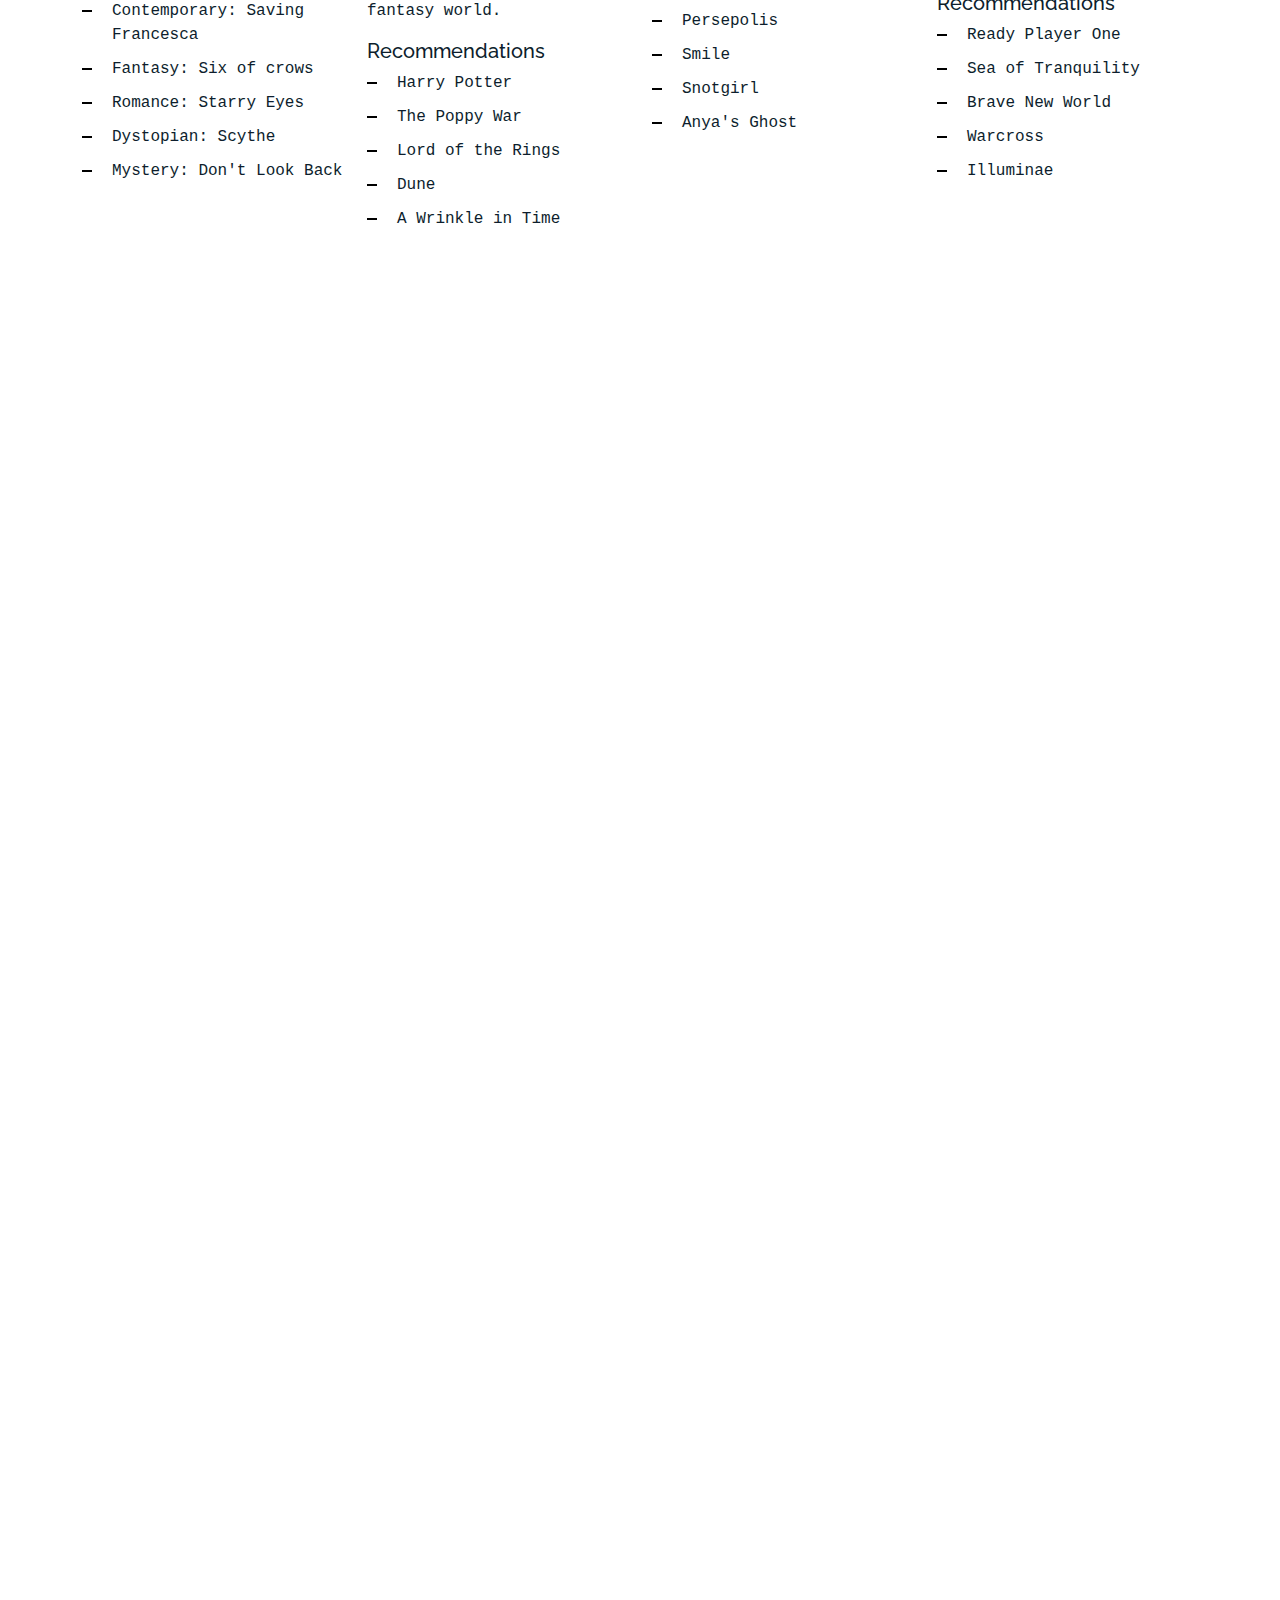
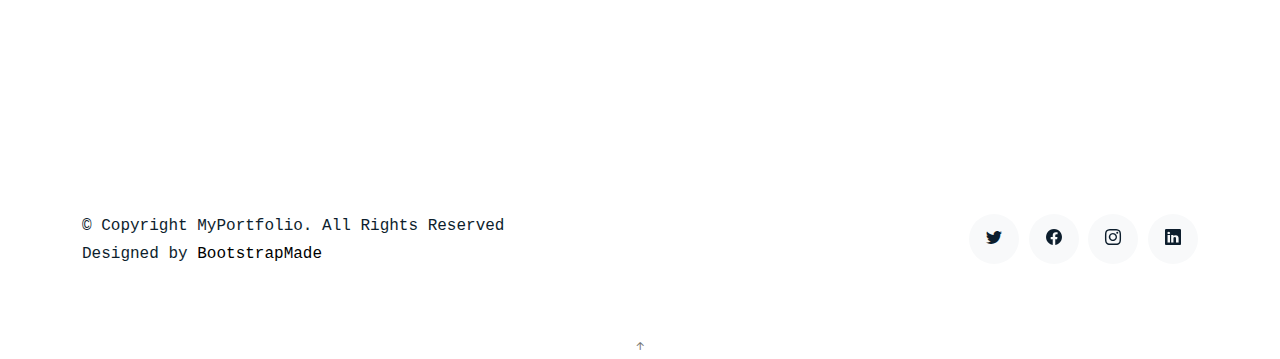
<file: panel-two/index.html>
<!DOCTYPE html>
<html lang="en">

<head>
  <meta charset="utf-8">
  <meta content="width=device-width, initial-scale=1.0" name="viewport">

  <title>The Book Depository</title>
  <meta content="" name="description">
  <meta content="" name="keywords">

  <!-- Favicons -->
  <link href="assets/img/favbookicon.png" rel="icon">

  <!-- Google Fonts -->
  <link href="https://fonts.googleapis.com/css?family=https://fonts.googleapis.com/css?family=Inconsolata:400,500,600,700|Raleway:400,400i,500,500i,600,600i,700,700i" rel="stylesheet">

  <!-- Vendor CSS Files -->
  <link href="assets/vendor/aos/aos.css" rel="stylesheet">
  <link href="assets/vendor/bootstrap/css/bootstrap.min.css" rel="stylesheet">
  <link href="assets/vendor/bootstrap-icons/bootstrap-icons.css" rel="stylesheet">
  <link href="assets/vendor/swiper/swiper-bundle.min.css" rel="stylesheet">

  <!-- Template Main CSS File -->
  <link href="assets/css/style.css" rel="stylesheet">

  <!-- =======================================================
  * Template Name: MyPortfolio - v4.10.0
  * Template URL: https://bootstrapmade.com/myportfolio-bootstrap-portfolio-website-template/
  * Author: BootstrapMade.com
  * License: https://bootstrapmade.com/license/
  ======================================================== -->
</head>

<body>

  <!-- ======= Navbar ======= -->
  <div class="collapse navbar-collapse custom-navmenu" id="main-navbar">
    <div class="container py-2 py-md-5">
      <div class="row align-items-start">
        <div class="col-md-2">
          <ul class="custom-menu">
            <li class="active"><a href="index.html">Home</a></li>
            <li><a href="../panel-one/index.html">Panel One</a></li>
            <li><a href="index.html">Panel Two</a></li>
            <li><a href="../panel-three/index.html">Panel Three</a></li>
          </ul>
        </div>
        <div class="col-md-6 d-none d-md-block  mr-auto">
          <div class="tweet d-flex">
            <span class="text-white mt-2 mr-3"></span>
            <div>
              <p>Hi! My name is Salma Erakat and I love talking about books as much as I love reading them! I hope this site helps people find unique recommendations to add to their shelves.</p>
            </div>
          </div>
        </div>

      </div>

    </div>
  </div>

  <nav class="navbar navbar-light custom-navbar">
    <div class="container">
      <a class="navbar-brand" href="index.html">The Book Depository</a>
      <a href="#" class="burger" data-bs-toggle="collapse" data-bs-target="#main-navbar">
        <span></span>
      </a>
    </div>
  </nav>

  <main id="main">

    <!-- ======= Books Section ======= -->
    <section class="section site-portfolio">
      <div class="container">
        <div class="row mb-5 align-items-center">
          <div class="col-md-12 col-lg-6 mb-4 mb-lg-0" data-aos="fade-up">
            <h2>Current Favorite Reads</h2>
            <p class="mb-0"></p>
          </div>
          <div class="col-md-12 col-lg-6 text-start text-lg-end" data-aos="fade-up" data-aos-delay="100">
            <div id="filters" class="filters">
              <a href="#" data-filter="*" class="active">All</a>
              <a href="#" data-filter=".fantasy">Fantasy</a>
              <a href="#" data-filter=".young-adult">Young Adult</a>
              <a href="#" data-filter=".graphic-novels">Graphic Novels</a>
              <a href="#" data-filter=".sci-fi">Sci-fi</a>
            </div>
          </div>
        </div>
        <div id="portfolio-grid" class="row no-gutter" data-aos="fade-up" data-aos-delay="200">
          <div class="item young-adult col-sm-6 col-md-4 col-lg-4 mb-4">
            <a href="https://www.goodreads.com/book/show/17675462-the-raven-boys" class="item-wrap fancybox">
              <div class="work-info">
                <h3>The Raven Boys</h3>
                <span>Young Adult</span>
                <p>The Raven Cycle follows four private schoolboys, a psychic's daughter, and a Welsh legend sleeping under mountains in a rural Virginia town.</p>
              </div>
              <img class="img-fluid" src="assets/img/ravenboys.jpg">
            </a>
          </div>
          
          <div class="item fantasy col-sm-6 col-md-4 col-lg-4 mb-4">
            <a href="https://www.goodreads.com/book/show/17199504-the-bone-season" class="item-wrap fancybox">
              <div class="work-info">
                <h3>The Bone Season</h3>
                <span>Fantasy</span>
                <p>Set in the year 2059, Paige Mahoney balances her powers while living in a dystopian London where clairvoyancy is outlawed.</p>
              </div>
              <img class="img-fluid" src="assets/img/boneseason.jpg">
            </a>
          </div>
          <div class="item young-adult col-sm-6 col-md-4 col-lg-4 mb-4">
            <a href="https://www.goodreads.com/book/show/5310515-when-you-reach-me" class="item-wrap fancybox">
              <div class="work-info">
                <h3>When You Reach Me</h3>
                <span>Young Adult</span>
                <p>Miranda starts receiving mysterious notes from someone who knows everything about her life, including events that have not happened yet.</p>
              </div>
              <img class="img-fluid" src="assets/img/whenyoureachme.jpg">
            </a>
          </div>
          <div class="item fantasy col-sm-6 col-md-4 col-lg-4 mb-4">
            <a href="https://www.goodreads.com/book/show/40874032-vicious" class="item-wrap fancybox">
              <div class="work-info">
                <h3>Vicious</h3>
                <span>Fantasy</span>
                <p>Ten years after a failed experiment, Victor breaks out of prison to find his research partner with the help of a young girl with strange abilities and powers of his own.</p>
              </div>
              <img class="img-fluid" src="assets/img/vicious.jpg">
            </a>
          </div>
          <div class="item sci-fi col-sm-6 col-md-4 col-lg-4 mb-4">
            <a href="https://www.goodreads.com/book/show/17934530-annihilation" class="item-wrap fancybox">
              <div class="work-info">
                <h3>Annihilation</h3>
                <span>Sci-fi</span>
                <p>Area X is an expanse of land cut off from the world for unknown reasons. Every expedition has ended with mysterious fatalities. Annihilation follows the twelfth expedition.</p>
              </div>
              <img class="img-fluid" src="assets/img/annihilation.jpg">
            </a>
          </div>
          <div class="item graphic-novels col-sm-6 col-md-4 col-lg-4 mb-4">
            <a href="https://www.goodreads.com/book/show/25785993-giant-days-vol-1" class="item-wrap fancybox">
              <div class="work-info">
                <h3>Giant Days</h3>
                <span>Graphic Novels</span>
                <p>Giant Days follows Susan, Esther and Daisy, three roommates who just started university. Volume 1 chronicles their struggles with reinventing themselves and making more friends in a new environment.</p>
              </div>
              <img class="img-fluid" src="assets/img/giantdays.jpg">
            </a>
          </div>
          <div class="item sci-fi col-sm-6 col-md-4 col-lg-4 mb-4">
            <a href="https://www.goodreads.com/book/show/40718386-the-passengers" class="item-wrap fancybox">
              <div class="work-info">
                <h3>The Passengers</h3>
                <span>Sci-fi</span>
                <p>A hacker takes control of eight self-driving cars and sets them on a fatal collision course that is broadcasted on live television. The hacker decides the fate of the passengers' lives through votes on social media sites.</p>
              </div>
              <img class="img-fluid" src="assets/img/passengers.jpg">
            </a>
          </div>
          <div class="item young-adult col-sm-6 col-md-4 col-lg-4 mb-4">
            <a href="https://www.goodreads.com/book/show/34810320-sadie" class="item-wrap fancybox">
              <div class="work-info">
                <h3>Sadie</h3>
                <span>Young Adult</span>
                <p>Sadie follows a young girl who is reported missing by her grandmother. One part of the book chronicles her life in podcast form and the other part is in Sadie's point of view in the days after she goes missing.</p>
              </div>
              <img class="img-fluid" src="assets/img/sadie.jpg">
            </a>
          </div>
          <div class="item sci-fi col-sm-6 col-md-4 col-lg-4 mb-4">
            <a href="https://www.goodreads.com/book/show/35031085-frankenstein" class="item-wrap fancybox">
              <div class="work-info">
                <h3>Frankenstein</h3>
                <span>Sci-fi</span>
                <p>Scientist Victor Frankenstein brings a creature to life, but the creature is outcasted by his creator and society for his scary appearence.</p>
              </div>
              <img class="img-fluid" src="assets/img/frankenstein.jpg">
            </a>
          </div>
          <div class="item graphic-novels col-sm-6 col-md-4 col-lg-4 mb-4">
            <a href="https://www.goodreads.com/book/show/18659623-through-the-woods" class="item-wrap fancybox">
              <div class="work-info">
                <h3>Through the Woods</h3>
                <span>Graphic Novels</span>
                <p>Written like fairy tales gone bad, Through the Woods paints each story in a dark, but entrancing light of what may happen when one travels through the woods.</p>
              </div>
              <img class="img-fluid" src="assets/img/woods.jpg">
            </a>
          </div>
        </div>
      </div>
    </section><!-- End  Books Section -->

    <!-- ======= Genre Section ======= -->
    <section class="section services">
      <div class="container">
        <div class="row justify-content-center text-center mb-4">
          <div class="col-5">
            <h3 class="h3 heading">Favorite Genres</h3>
            <p>I've never been picky when it comes to books as long as it keeps me entertained, but I have noticed that I gravitate towards books in these genres. These genres will always be the ones I go to when I want to escape to a different world.</p>
          </div>
        </div>
        <div class="row">

          <div class="col-12 col-sm-6 col-md-6 col-lg-3">
            <i class="bi bi-card-checklist"></i>
            <h4>Young Adult</h4>
            <p>The Young Adult genre is characterized by characters who are 13-18. Although the genre's main theme is that the characters are teenagers, there are sub genres within the genre. Here are a few of them:</p>
            <ul class="list-unstyled list-line">
              <h5>Recommendations</h5>
              <li>Contemporary: Saving Francesca</li>
              <li>Fantasy: Six of crows</li>
              <li>Romance: Starry Eyes</li>
              <li>Dystopian: Scythe</li>
              <li>Mystery: Don't Look Back</li>
            </ul>
          </div>
          <div class="col-12 col-sm-6 col-md-6 col-lg-3">
            <i class="bi bi-binoculars"></i>
            <h4>Fantasy</h4>
            <p>Fantasy is set in a completely different world than ours and deals with magic and supernatural elements. If you ever see a book that looks like more than 400 pages, it's usually a fantasy book because it takes a lot of world building to explain a fantasy world.</p>
            <ul class="list-unstyled list-line">
              <h5>Recommendations</h5>
              <li>Harry Potter</li>
              <li>The Poppy War</li>
              <li>Lord of the Rings</li>
              <li>Dune</li>
              <li>A Wrinkle in Time</li>
            </ul>
          </div>
          <div class="col-12 col-sm-6 col-md-6 col-lg-3">
            <i class="bi bi-brightness-high"></i>
            <h4>Graphic Novels</h4>
            <p>Graphic novels are books that use sequential art to tell a story. They differ from comic books in that they are usually stand-alone books. </p>
            <ul class="list-unstyled list-line">
              <h5>Recommendations</h5>
              <li>Scott Pilgrim vs the World</li>
              <li>Persepolis</li>
              <li>Smile</li>
              <li>Snotgirl</li>
              <li>Anya's Ghost</li>
            </ul>
          </div>
          <div class="col-12 col-sm-6 col-md-6 col-lg-3">
            <i class="bi bi-calendar4-week"></i>
            <h4>Science Fiction</h4>
            <p>The Sci-fi genre incorporates advanced science and technology in a not so impractical world. Most of these books have protagonists suffering in a world where advanced technology has negatively impacted them.</p>
            <ul class="list-unstyled list-line">
              <h5>Recommendations</h5>
              <li>Ready Player One</li>
              <li>Sea of Tranquility</li>
              <li>Brave New World</li>
              <li>Warcross</li>
              <li>Illuminae</li>
            </ul>
          </div>
        </div>
      </div>
    </section><!-- End Services Section -->

    <!-- ======= Quotes Section ======= -->
    <section class="section pt-0">
      <div class="container">

        <div class="testimonials-slider swiper" data-aos="fade-up" data-aos-delay="100">
          <div class="swiper-wrapper">

            <div class="swiper-slide">
              <div class="testimonial-wrap">
                <div class="testimonial">
                  <img src="assets/img/maggies.jpg" alt="Image" class="img-fluid">
                  <blockquote>
                    <p>“My words are unerring tools of
                      destruction, and I’ve come unequipped with the ability to disarm them.”</p>
                  </blockquote>
                  <p>&mdash; Maggie Stiefvater, The Raven Boys</p>
                </div>
              </div>
            </div><!-- End Quotes item -->

            <div class="swiper-slide">
              <div class="testimonial-wrap">
                <div class="testimonial">
                  <img src="assets/img/neals.jpg" alt="Image" class="img-fluid">
                  <blockquote>
                    <p>“My greatest wish for humanity is not for peace or comfort or joy. It is that we 
                      all still die a little inside every time we witness the death of another. For only the pain of empathy will 
                      keep us human. There’s no version of God that can help us if we ever lose that.</p>
                  </blockquote>
                  <p>&mdash; Neal Shusterman, Scythe</p>
                </div>
              </div>
            </div><!-- End Quotes item -->

          </div>
          <div class="swiper-pagination"></div>
        </div>

      </div>
    </section><!-- End Quotes Section -->

  <!------Contact Form Section------->
  <section class="section pb-5">
    <div class="container">
      <div class="row mb-5 align-items-end">
        <div class="col-md-6" data-aos="fade-up">
          <h2>Contact</h2>
            <p class="mb-0">Contact me if you have any questions and feel free to leave a recommendation!</p>
        </div>
      </div>

    <div class="row">
      <div class="col-md-6 mb-5 mb-md-0" data-aos="fade-up">
            
        <form action="assets/forms/contact.php" method="post" role="form" class="php-email-form">

          <div class="row gy-3">
            <div class="col-md-6 form-group">
              <label for="name">Name</label>
                <input type="text" name="name" class="form-control" id="name" required>
            </div>
            
            <div class="col-md-6 form-group">
              <label for="name">Email</label>
              <input type="email" class="form-control" name="email" id="email" required>
            </div>
            
            <div class="col-md-12 form-group">
              <label for="name">Subject</label>
              <input type="text" class="form-control" name="subject" id="subject" required>
            </div>
            
            <div class="col-md-12 form-group">
              <label for="name">Message</label>
              <textarea class="form-control" name="message" cols="30" rows="10" required></textarea>
            </div>

            <div class="col-md-12 my-3">
              <div class="loading">Loading</div>
                <div class="error-message"></div>
                  <div class="sent-message">Your message has been sent. Thank you!</div>
            </div>

            <div class="col-md-6 mt-0 form-group">
              <input type="submit" class="readmore d-block w-100" value="Send Message">
            </div>
          </div>

        </form>
          
      </div>

      <div class="col-md-4 ml-auto order-2" data-aos="fade-up">
        <ul class="list-unstyled">
          <li class="mb-3">
            <strong class="d-block mb-1">Address</strong>
            <span>Athens, GA</span>
          </li>
          <li class="mb-3">
            <strong class="d-block mb-1">Phone</strong>
            <span>+1 232 3235 324</span>
          </li>
          <li class="mb-3">
            <strong class="d-block mb-1">Email</strong>
            <span>salma_erakat@yahoo.com</span>
          </li>
        </ul>
      </div>

    </div>

    </div>

  </section>  <!-------End Contact Form Section------->

</main><!-- End #main -->

  <!-- ======= Footer ======= -->
  <footer class="footer" role="contentinfo">
    <div class="container">
      <div class="row">
        <div class="col-sm-6">
          <p class="mb-1">&copy; Copyright MyPortfolio. All Rights Reserved</p>
          <div class="credits">
            <!--
            All the links in the footer should remain intact.
            You can delete the links only if you purchased the pro version.
            Licensing information: https://bootstrapmade.com/license/
            Purchase the pro version with working PHP/AJAX contact form: https://bootstrapmade.com/buy/?theme=MyPortfolio
          -->
            Designed by <a href="https://bootstrapmade.com/">BootstrapMade</a>
          </div>
        </div>
        <div class="col-sm-6 social text-md-end">
          <a href="#"><span class="bi bi-twitter"></span></a>
          <a href="#"><span class="bi bi-facebook"></span></a>
          <a href="#"><span class="bi bi-instagram"></span></a>
          <a href="#"><span class="bi bi-linkedin"></span></a>
        </div>
      </div>
    </div>
  </footer>

  <a href="#" class="back-to-top d-flex align-items-center justify-content-center"><i class="bi bi-arrow-up-short"></i></a>

  <!-- Vendor JS Files -->
  <script src="assets/vendor/aos/aos.js"></script>
  <script src="assets/vendor/bootstrap/js/bootstrap.bundle.min.js"></script>
  <script src="assets/vendor/isotope-layout/isotope.pkgd.min.js"></script>
  <script src="assets/vendor/swiper/swiper-bundle.min.js"></script>
  <script src="assets/vendor/php-email-form/validate.js"></script>

  <!-- Template Main JS File -->
  <script src="assets/js/main.js"></script>

</body>

</html>
</file>
<file: panel-one/css/custom.css>
body { 
    text-align: center;
    background-color: #FFE6E6;
    font-family: 'Gloock';
}

.navbar { 
    background-color: #FFDADA;
}

h1 { 
    padding-top: 5%;
    font-family: 'Pacifico';
    font-size: 70px;
    color: black;
}

.card { 
    width: 11rem; 

}

.col { 
    padding-left: 3%;
    padding-top: 5%;
}

.btn { 
    background-color: black;
}
</file>
<file: panel-three/assets/css/custom.css>
body { 
    color: black;  
    background-color: rgb(228, 225, 250);
}

.custom-navmenu { 
    background: #eceff2;
}

.custom-navmenu .custom-menu li a {
    color: #000;
    padding: 10px 0 !important;
}

.custom-navmenu h3 {
    font-size: 20px;
    color: #000;
}

.custom-navmenu p { 
    color: rgb(0, 0, 0);
}

.custom-navbar .navbar-brand { 
    font-size: 2.5rem;
}

.col-5 { 
    padding-bottom: 10%;
}

.bi-book { 
    color: rgb(73, 51, 245);
    text-shadow: 1px 1px 1px #ccc; 
    font-size: 2.5em;
}

.bi-binoculars {
    color: rgb(73, 51, 245);
    text-shadow: 1px 1px 1px #ccc; 
    font-size: 2.5em;
}

.bi-moon-stars { 
    color: rgb(73, 51, 245); 
    text-shadow: 1px 1px 1px #ccc; 
    font-size: 2.5em;
}

.bi-journal-richtext { 
    color: rgb(73, 51, 245); 
    text-shadow: 1px 1px 1px #ccc; 
    font-size: 2.5em;
}

.bi-eye { 
    color: rgb(73, 51, 245); 
    text-shadow: 1px 1px 1px #ccc; 
    font-size: 2.5em;
}
</file>
<file: panel-three/assets/css/style.css>
/**
* Template Name: MyPortfolio - v4.10.0
* Template URL: https://bootstrapmade.com/myportfolio-bootstrap-portfolio-website-template/
* Author: BootstrapMade.com
* License: https://bootstrapmade.com/license/
*/

/*--------------------------------------------------------------
# General
--------------------------------------------------------------*/
body {
  font-family: "Inconsolata", monospace;
  color: #0d1e2d;
}

a {
  color: #777;
  text-decoration: none;
}

a:hover {
  color: #000;
}

h1,
h2,
h3,
h4,
h5,
h6,
.font-heading {
  font-family: "Raleway", sans-serif;
}

.section {
  padding: 7rem 0;
}

.filters a {
  text-decoration: none;
  color: #000;
  display: inline-block;
  padding-left: 10px;
  padding-right: 10px;
  position: relative;
}

.filters a:hover,
.filters a:focus,
.filters a:active {
  text-decoration: none;
}

.filters a:hover:before {
  content: "";
  position: absolute;
  left: 10px;
  right: 10px;
  bottom: 0;
  height: 1px;
  background-color: #000;
}

.filters a.active {
  color: #000;
}

.filters a.active:before {
  content: "";
  position: absolute;
  left: 10px;
  right: 10px;
  bottom: 0;
  height: 1px;
  background-color: #000;
}

.item {
  border: none;
  margin-bottom: 30px;
}

.item .item-wrap {
  display: block;
  position: relative;
  overflow: hidden;
}

.item .item-wrap:after {
  z-index: 2;
  position: absolute;
  content: "";
  top: 0;
  left: 0;
  right: 0;
  bottom: 0;
  background: rgba(0, 0, 0, 0.4);
  visibility: hidden;
  opacity: 0;
  transition: 0.3s all ease-in-out;
}

.item .item-wrap img {
  transition: 0.3s transform ease;
  transform: scale(1);
}

.item .item-wrap>.work-info {
  position: absolute;
  top: 50%;
  width: 100%;
  text-align: center;
  z-index: 3;
  transform: translateY(-50%);
  color: #fff;
  opacity: 0;
  visibility: hidden;
  margin-top: 20px;
  transition: 0.3s all ease;
}

.item .item-wrap>.work-info h3 {
  font-size: 20px;
  margin-bottom: 0;
}

.item .item-wrap>.work-info span {
  font-size: 14px;
  text-transform: uppercase;
  letter-spacing: 0.2rem;
}

.item .item-wrap:hover {
  text-decoration: none;
}

.item .item-wrap:hover img {
  transform: scale(1.05);
}

.item .item-wrap:hover:after {
  opacity: 1;
  visibility: visible;
}

.item .item-wrap:hover .work-info {
  margin-top: 0px;
  opacity: 1;
  visibility: visible;
}

.testimonial-wrap {
  padding: 50px 50px 80px 50px;
  background: #eceff2;
}

.testimonial-wrap .testimonial {
  text-align: center;
  max-width: 500px;
  margin: 0 auto;
}

.testimonial-wrap .testimonial img {
  border-radius: 50%;
  width: 120px;
  margin: 0 auto 30px auto;
}

.testimonial-wrap .testimonial blockquote p {
  font-size: 20px;
}

.h3 {
  font-size: 20px;
}

.h4 {
  font-size: 16px;
}

.heading {
  font-size: 28px;
}

.readmore {
  display: inline-block;
  border: 1px solid #000;
  padding: 10px 15px;
  font-size: 12px;
  text-transform: uppercase;
  color: #000;
  transition: 0.2s all ease;
  font-weight: 700;
}

.readmore:active,
.readmore:focus,
.readmore:hover {
  outline: none;
}

.readmore:hover {
  color: #fff;
  text-decoration: none;
  background: #000;
}

.testimonials-slider .swiper-pagination {
  margin-top: -60px;
  position: relative;
}

.testimonials-slider .swiper-pagination .swiper-pagination-bullet {
  width: 12px;
  height: 12px;
  background-color: rgba(13, 30, 45, 0.3);
  opacity: 1;
}

.testimonials-slider .swiper-pagination .swiper-pagination-bullet-active {
  background-color: rgba(13, 30, 45, 0.6);
}

.sticky-content {
  position: sticky;
  position: -webkit-sticky;
  top: 0;
  /* required */
}

.list-line li {
  margin-bottom: 10px;
  position: relative;
  padding-left: 30px;
}

.list-line li:before {
  content: "";
  position: absolute;
  left: 0;
  top: 0.7rem;
  width: 10px;
  height: 2px;
  background: #000;
}

.form-control {
  border-radius: 0;
  background: #f8f9fa;
  border: 1px solid transparent;
  padding-top: 10px !important;
  padding-bottom: 10px !important;
}

.form-control:active,
.form-control:focus {
  background: #eff1f4;
  outline: none;
  box-shadow: none;
  border: 1px solid transparent;
}

.custom-progress {
  height: 7px;
  border-radius: 0;
}

.custom-progress .progress-bar {
  background: #000;
}

/* Services */
.services i {
  font-size: 40px;
}

.services h4 {
  padding-top: 10px;
}

/* Contact Form */
.php-email-form .error-message {
  display: none;
  color: #fff;
  background: #ed3c0d;
  text-align: left;
  padding: 15px;
  font-weight: 600;
}

.php-email-form .error-message br+br {
  margin-top: 25px;
}

.php-email-form .sent-message {
  display: none;
  color: #fff;
  background: #18d26e;
  text-align: center;
  padding: 15px;
  font-weight: 600;
}

.php-email-form .loading {
  display: none;
  background: #fff;
  text-align: center;
  padding: 15px;
}

.php-email-form .loading:before {
  content: "";
  display: inline-block;
  border-radius: 50%;
  width: 24px;
  height: 24px;
  margin: 0 10px -6px 0;
  border: 3px solid #18d26e;
  border-top-color: #eee;
  -webkit-animation: animate-loading 1s linear infinite;
  animation: animate-loading 1s linear infinite;
}

@-webkit-keyframes animate-loading {
  0% {
    transform: rotate(0deg);
  }

  100% {
    transform: rotate(360deg);
  }
}

@keyframes animate-loading {
  0% {
    transform: rotate(0deg);
  }

  100% {
    transform: rotate(360deg);
  }
}

/*--------------------------------------------------------------
# Header
--------------------------------------------------------------*/
/* Custom Navmenu */
.custom-navmenu {
  background: #0d1e2d;
}

.custom-navmenu .custom-menu,
.custom-navmenu .custom-menu li {
  padding: 0;
  margin: 0;
  list-style: none;
}

.custom-navmenu .custom-menu li {
  margin-bottom: 0;
  font-size: 20px;
}

.custom-navmenu .custom-menu li a {
  color: #fff;
  padding: 10px 0 !important;
}

.custom-navmenu .custom-menu li a:hover {
  text-decoration: none;
}

.custom-navmenu .custom-menu li.active a {
  text-decoration: underline;
}

.custom-navmenu h3 {
  font-size: 20px;
  color: #fff;
}

.custom-navmenu p {
  color: rgba(255, 255, 255, 0.6);
}

.custom-navmenu a {
  color: rgba(0, 0, 0, 0.7);
}

.custom-navmenu a:hover {
  color: #fff;
}

/* Custom Navbar */
.custom-navbar {
  padding-top: 50px;
  width: 100%;
}

@media (max-width: 780px) {
  .custom-navbar>.container {
    padding-right: 0;
    padding-left: 0;
  }
}

.custom-navbar .navbar-brand {
  font-size: 1.7rem;
}

/* Burger */
.burger {
  width: 28px;
  height: 32px;
  cursor: pointer;
  position: relative;
}

.burger:before,
.burger span,
.burger:after {
  width: 100%;
  height: 2px;
  display: block;
  background: #000;
  border-radius: 2px;
  position: absolute;
  opacity: 1;
}

.burger:before,
.burger:after {
  transition: top 0.35s cubic-bezier(0.23, 1, 0.32, 1), transform 0.35s cubic-bezier(0.23, 1, 0.32, 1), opacity 0.35s cubic-bezier(0.23, 1, 0.32, 1), background-color 1.15s cubic-bezier(0.86, 0, 0.07, 1);
  -webkit-transition: top 0.35s cubic-bezier(0.23, 1, 0.32, 1), -webkit-transform 0.35s cubic-bezier(0.23, 1, 0.32, 1), opacity 0.35s cubic-bezier(0.23, 1, 0.32, 1), background-color 1.15s cubic-bezier(0.86, 0, 0.07, 1);
  content: "";
}

.burger:before {
  top: 4px;
}

.burger span {
  top: 15px;
}

.burger:after {
  top: 26px;
}

/* Hover */
.burger:hover:before {
  top: 7px;
}

.burger:hover:after {
  top: 23px;
}

/* Click */
.burger.active span {
  opacity: 0;
}

.burger.active:before,
.burger.active:after {
  top: 40%;
}

.burger.active:before {
  transform: rotate(45deg);
}

.burger.active:after {
  transform: rotate(-45deg);
}

.burger:focus {
  outline: none;
}

/*--------------------------------------------------------------
# Footer
--------------------------------------------------------------*/
.footer {
  padding: 0 0 4rem 0;
}

.footer a {
  color: #000;
}

.social a {
  display: inline-block;
  width: 50px;
  height: 50px;
  border-radius: 50%;
  background: #f8f9fa;
  position: relative;
  text-align: center;
  color: #0d1e2d;
}

.social a span {
  display: inline-block;
  left: 50%;
  position: absolute;
  top: 50%;
  transform: translate(-50%, -50%);
}

.social a:hover {
  color: #000;
}
</file>
<file: panel-two/assets/css/style.css>
/**
* Template Name: MyPortfolio - v4.10.0
* Template URL: https://bootstrapmade.com/myportfolio-bootstrap-portfolio-website-template/
* Author: BootstrapMade.com
* License: https://bootstrapmade.com/license/
*/

/*--------------------------------------------------------------
# General
--------------------------------------------------------------*/
body {
  font-family: "Inconsolata", monospace;
  color: #0d1e2d;
}

a {
  color: #777;
  text-decoration: none;
}

a:hover {
  color: #000;
}

h1,
h2,
h3,
h4,
h5,
h6,
.font-heading {
  font-family: "Raleway", sans-serif;
}

.section {
  padding: 7rem 0;
}

.filters a {
  text-decoration: none;
  color: #000;
  display: inline-block;
  padding-left: 10px;
  padding-right: 10px;
  position: relative;
}

.filters a:hover,
.filters a:focus,
.filters a:active {
  text-decoration: none;
}

.filters a:hover:before {
  content: "";
  position: absolute;
  left: 10px;
  right: 10px;
  bottom: 0;
  height: 1px;
  background-color: #000;
}

.filters a.active {
  color: #000;
}

.filters a.active:before {
  content: "";
  position: absolute;
  left: 10px;
  right: 10px;
  bottom: 0;
  height: 1px;
  background-color: #000;
}

.item {
  border: none;
  margin-bottom: 30px;
}

.item .item-wrap {
  display: block;
  position: relative;
  overflow: hidden;
}

.item .item-wrap:after {
  z-index: 2;
  position: absolute;
  content: "";
  top: 0;
  left: 0;
  right: 0;
  bottom: 0;
  background: rgba(0, 0, 0, 0.4);
  visibility: hidden;
  opacity: 0;
  transition: 0.3s all ease-in-out;
}

.item .item-wrap img {
  transition: 0.3s transform ease;
  transform: scale(1);
}

.item .item-wrap>.work-info {
  position: absolute;
  top: 50%;
  width: 100%;
  text-align: center;
  z-index: 3;
  transform: translateY(-50%);
  color: #fff;
  opacity: 0;
  visibility: hidden;
  margin-top: 20px;
  transition: 0.3s all ease;
}

.item .item-wrap>.work-info h3 {
  font-size: 20px;
  margin-bottom: 0;
}

.item .item-wrap>.work-info span {
  font-size: 14px;
  text-transform: uppercase;
  letter-spacing: 0.2rem;
}

.item .item-wrap:hover {
  text-decoration: none;
}

.item .item-wrap:hover img {
  transform: scale(1.05);
}

.item .item-wrap:hover:after {
  opacity: 1;
  visibility: visible;
}

.item .item-wrap:hover .work-info {
  margin-top: 0px;
  opacity: 1;
  visibility: visible;
}

.testimonial-wrap {
  padding: 50px 50px 80px 50px;
  background: #eceff2;
}

.testimonial-wrap .testimonial {
  text-align: center;
  max-width: 500px;
  margin: 0 auto;
}

.testimonial-wrap .testimonial img {
  border-radius: 50%;
  width: 120px;
  margin: 0 auto 30px auto;
}

.testimonial-wrap .testimonial blockquote p {
  font-size: 20px;
}

.h3 {
  font-size: 20px;
}

.h4 {
  font-size: 16px;
}

.heading {
  font-size: 28px;
}

.readmore {
  display: inline-block;
  border: 1px solid #000;
  padding: 10px 15px;
  font-size: 12px;
  text-transform: uppercase;
  color: #000;
  transition: 0.2s all ease;
  font-weight: 700;
}

.readmore:active,
.readmore:focus,
.readmore:hover {
  outline: none;
}

.readmore:hover {
  color: #fff;
  text-decoration: none;
  background: #000;
}

.testimonials-slider .swiper-pagination {
  margin-top: -60px;
  position: relative;
}

.testimonials-slider .swiper-pagination .swiper-pagination-bullet {
  width: 12px;
  height: 12px;
  background-color: rgba(13, 30, 45, 0.3);
  opacity: 1;
}

.testimonials-slider .swiper-pagination .swiper-pagination-bullet-active {
  background-color: rgba(13, 30, 45, 0.6);
}

.sticky-content {
  position: sticky;
  position: -webkit-sticky;
  top: 0;
  /* required */
}

.list-line li {
  margin-bottom: 10px;
  position: relative;
  padding-left: 30px;
}

.list-line li:before {
  content: "";
  position: absolute;
  left: 0;
  top: 0.7rem;
  width: 10px;
  height: 2px;
  background: #000;
}

.form-control {
  border-radius: 0;
  background: #f8f9fa;
  border: 1px solid transparent;
  padding-top: 10px !important;
  padding-bottom: 10px !important;
}

.form-control:active,
.form-control:focus {
  background: #eff1f4;
  outline: none;
  box-shadow: none;
  border: 1px solid transparent;
}

.custom-progress {
  height: 7px;
  border-radius: 0;
}

.custom-progress .progress-bar {
  background: #000;
}

/* Services */
.services i {
  font-size: 40px;
}

.services h4 {
  padding-top: 10px;
}

/* Contact Form */
.php-email-form .error-message {
  display: none;
  color: #fff;
  background: #ed3c0d;
  text-align: left;
  padding: 15px;
  font-weight: 600;
}

.php-email-form .error-message br+br {
  margin-top: 25px;
}

.php-email-form .sent-message {
  display: none;
  color: #fff;
  background: #18d26e;
  text-align: center;
  padding: 15px;
  font-weight: 600;
}

.php-email-form .loading {
  display: none;
  background: #fff;
  text-align: center;
  padding: 15px;
}

.php-email-form .loading:before {
  content: "";
  display: inline-block;
  border-radius: 50%;
  width: 24px;
  height: 24px;
  margin: 0 10px -6px 0;
  border: 3px solid #18d26e;
  border-top-color: #eee;
  -webkit-animation: animate-loading 1s linear infinite;
  animation: animate-loading 1s linear infinite;
}

@-webkit-keyframes animate-loading {
  0% {
    transform: rotate(0deg);
  }

  100% {
    transform: rotate(360deg);
  }
}

@keyframes animate-loading {
  0% {
    transform: rotate(0deg);
  }

  100% {
    transform: rotate(360deg);
  }
}

/*--------------------------------------------------------------
# Header
--------------------------------------------------------------*/
/* Custom Navmenu */
.custom-navmenu {
  background: #0d1e2d;
}

.custom-navmenu .custom-menu,
.custom-navmenu .custom-menu li {
  padding: 0;
  margin: 0;
  list-style: none;
}

.custom-navmenu .custom-menu li {
  margin-bottom: 0;
  font-size: 20px;
}

.custom-navmenu .custom-menu li a {
  color: #fff;
  padding: 10px 0 !important;
}

.custom-navmenu .custom-menu li a:hover {
  text-decoration: none;
}

.custom-navmenu .custom-menu li.active a {
  text-decoration: underline;
}

.custom-navmenu h3 {
  font-size: 20px;
  color: #fff;
}

.custom-navmenu p {
  color: rgba(255, 255, 255, 0.6);
}

.custom-navmenu a {
  color: rgba(0, 0, 0, 0.7);
}

.custom-navmenu a:hover {
  color: #fff;
}

/* Custom Navbar */
.custom-navbar {
  padding-top: 50px;
  width: 100%;
}

@media (max-width: 780px) {
  .custom-navbar>.container {
    padding-right: 0;
    padding-left: 0;
  }
}

.custom-navbar .navbar-brand {
  font-size: 1.7rem;
}

/* Burger */
.burger {
  width: 28px;
  height: 32px;
  cursor: pointer;
  position: relative;
}

.burger:before,
.burger span,
.burger:after {
  width: 100%;
  height: 2px;
  display: block;
  background: #000;
  border-radius: 2px;
  position: absolute;
  opacity: 1;
}

.burger:before,
.burger:after {
  transition: top 0.35s cubic-bezier(0.23, 1, 0.32, 1), transform 0.35s cubic-bezier(0.23, 1, 0.32, 1), opacity 0.35s cubic-bezier(0.23, 1, 0.32, 1), background-color 1.15s cubic-bezier(0.86, 0, 0.07, 1);
  -webkit-transition: top 0.35s cubic-bezier(0.23, 1, 0.32, 1), -webkit-transform 0.35s cubic-bezier(0.23, 1, 0.32, 1), opacity 0.35s cubic-bezier(0.23, 1, 0.32, 1), background-color 1.15s cubic-bezier(0.86, 0, 0.07, 1);
  content: "";
}

.burger:before {
  top: 4px;
}

.burger span {
  top: 15px;
}

.burger:after {
  top: 26px;
}

/* Hover */
.burger:hover:before {
  top: 7px;
}

.burger:hover:after {
  top: 23px;
}

/* Click */
.burger.active span {
  opacity: 0;
}

.burger.active:before,
.burger.active:after {
  top: 40%;
}

.burger.active:before {
  transform: rotate(45deg);
}

.burger.active:after {
  transform: rotate(-45deg);
}

.burger:focus {
  outline: none;
}

/*--------------------------------------------------------------
# Footer
--------------------------------------------------------------*/
.footer {
  padding: 0 0 4rem 0;
}

.footer a {
  color: #000;
}

.social a {
  display: inline-block;
  width: 50px;
  height: 50px;
  border-radius: 50%;
  background: #f8f9fa;
  position: relative;
  text-align: center;
  color: #0d1e2d;
}

.social a span {
  display: inline-block;
  left: 50%;
  position: absolute;
  top: 50%;
  transform: translate(-50%, -50%);
}

.social a:hover {
  color: #000;
}
</file>
